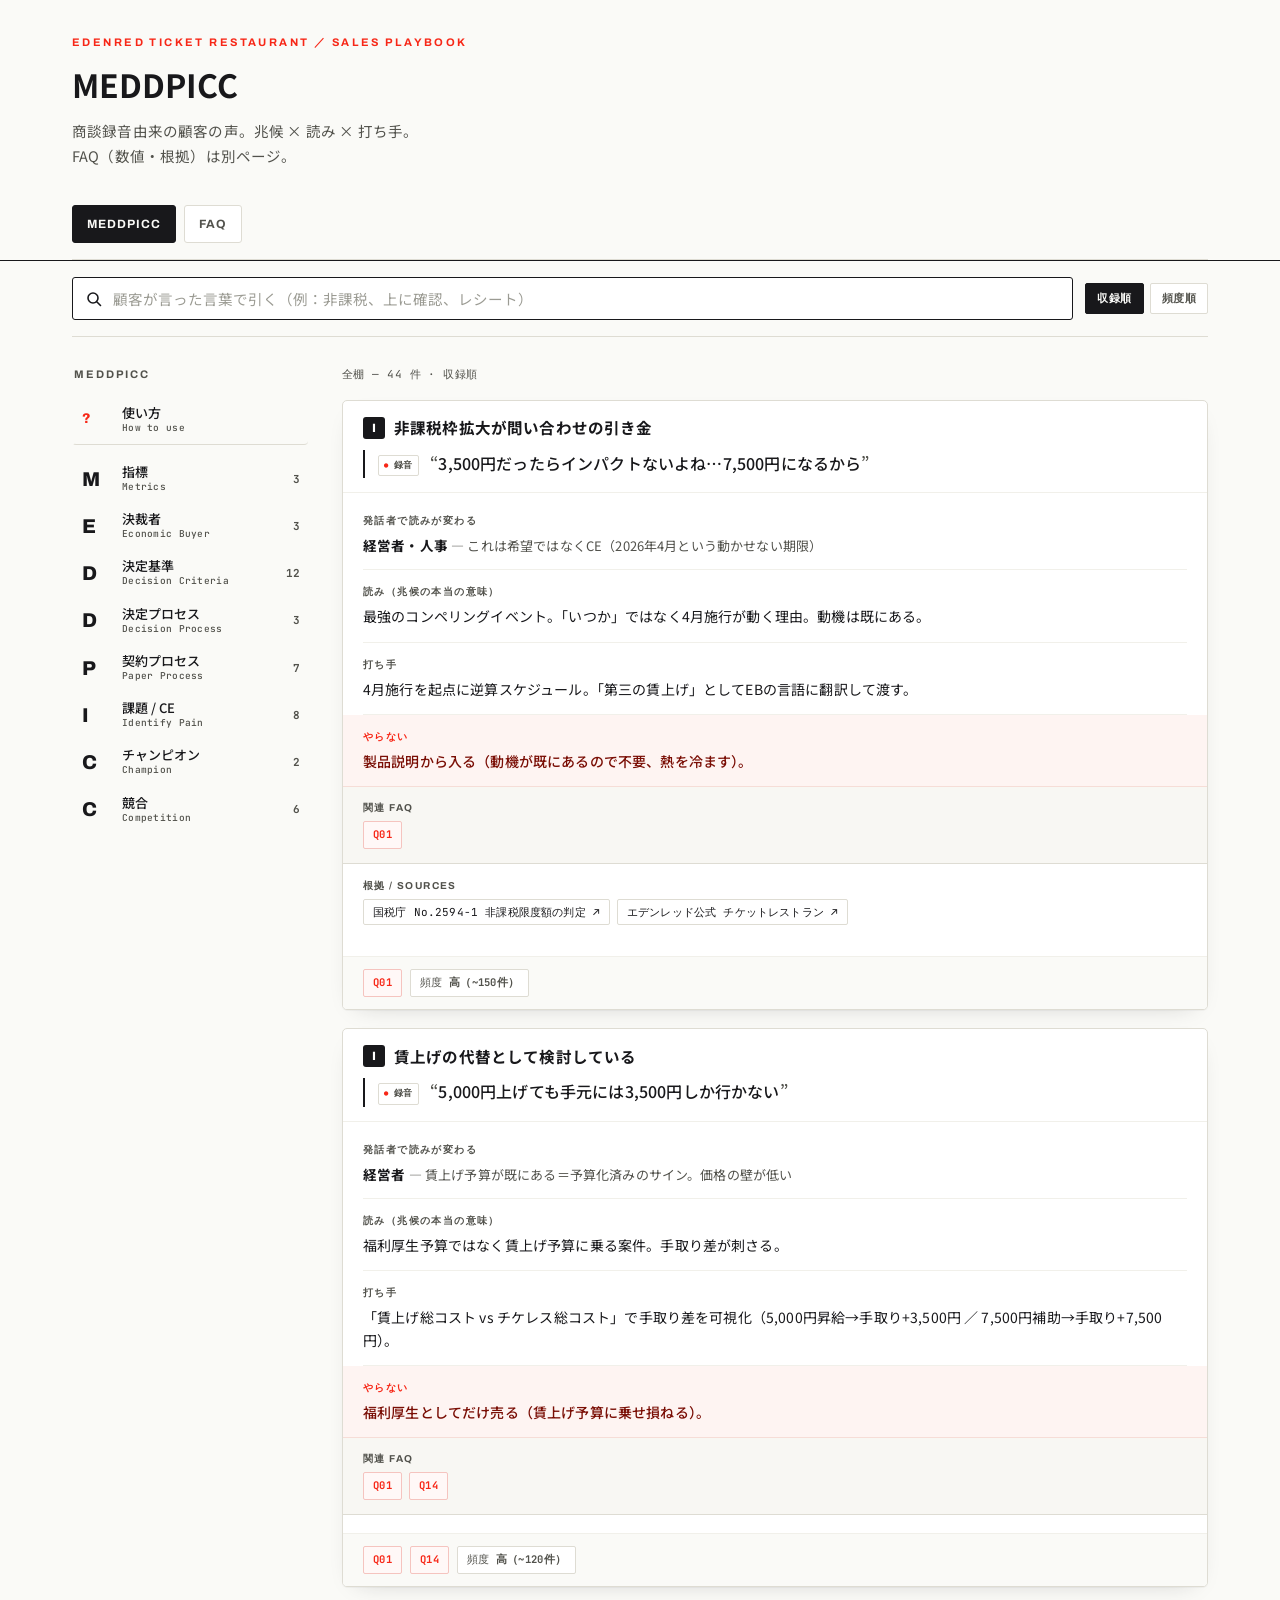
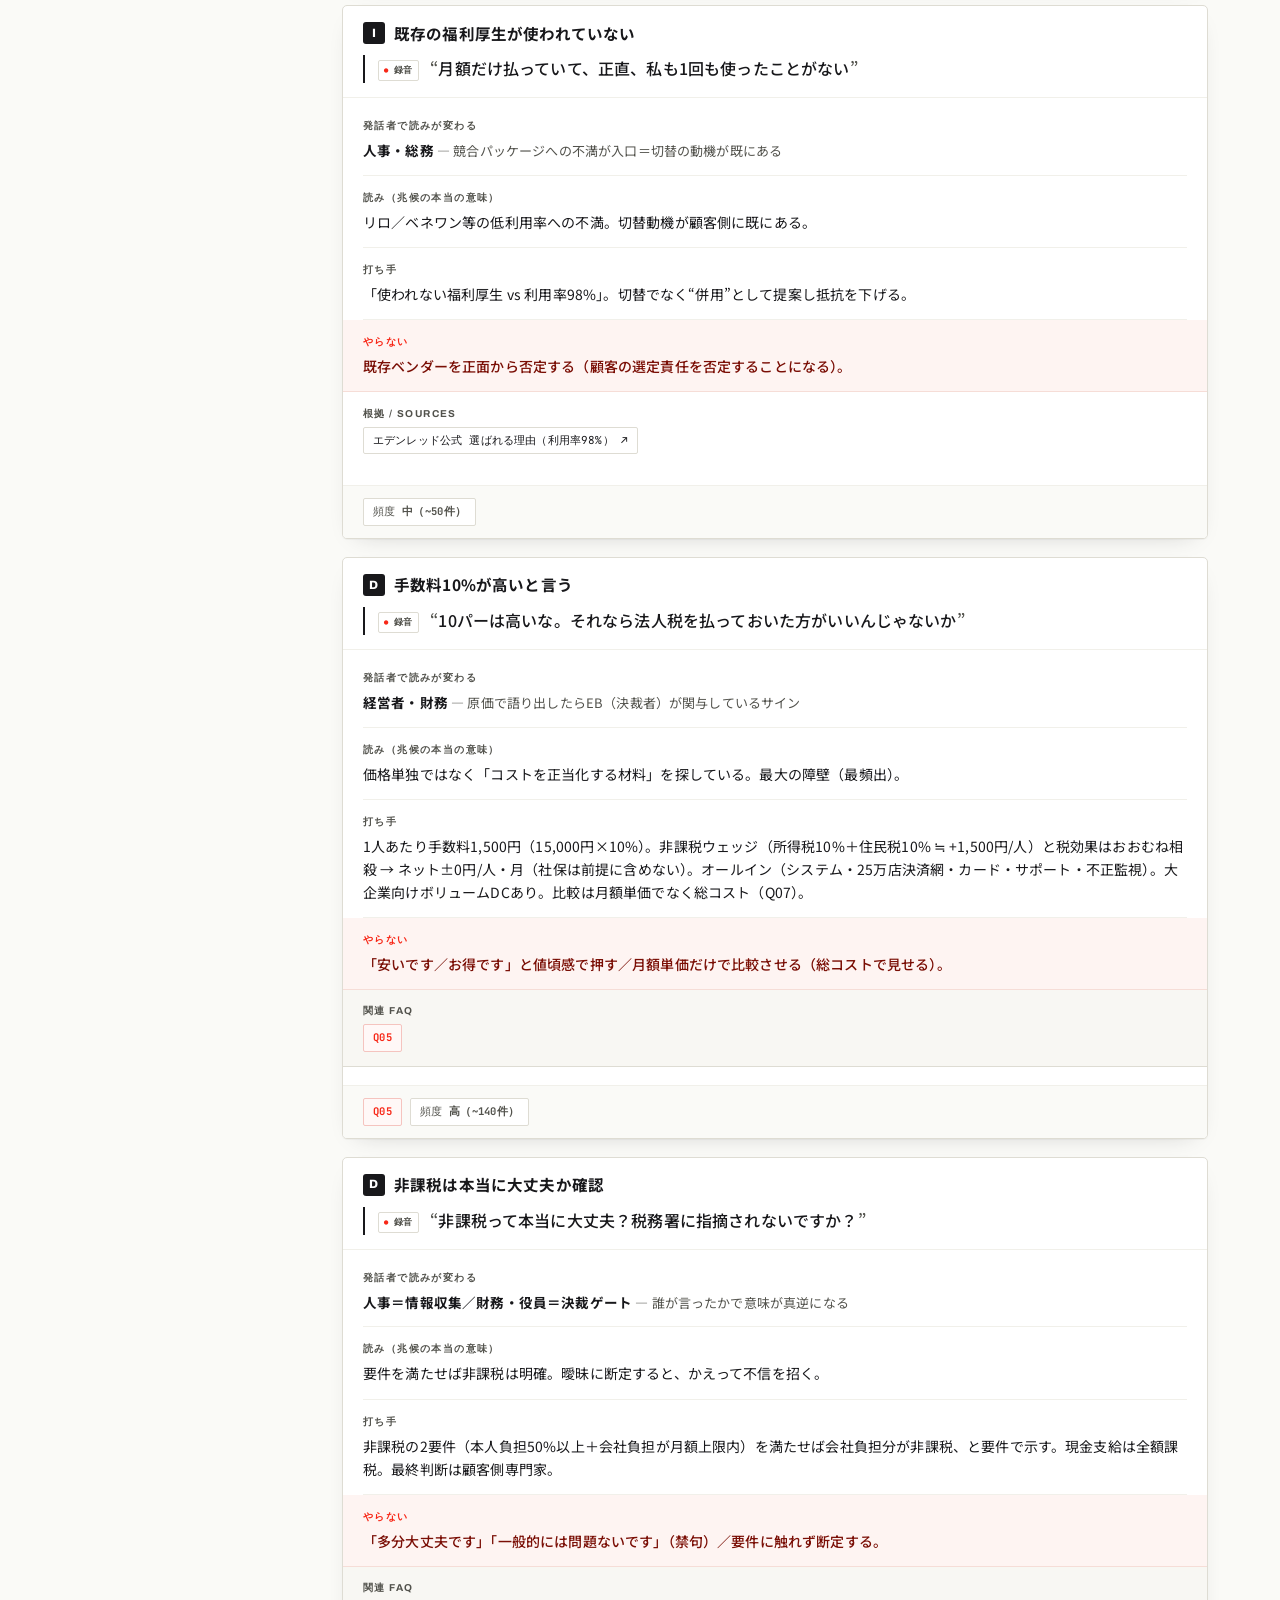
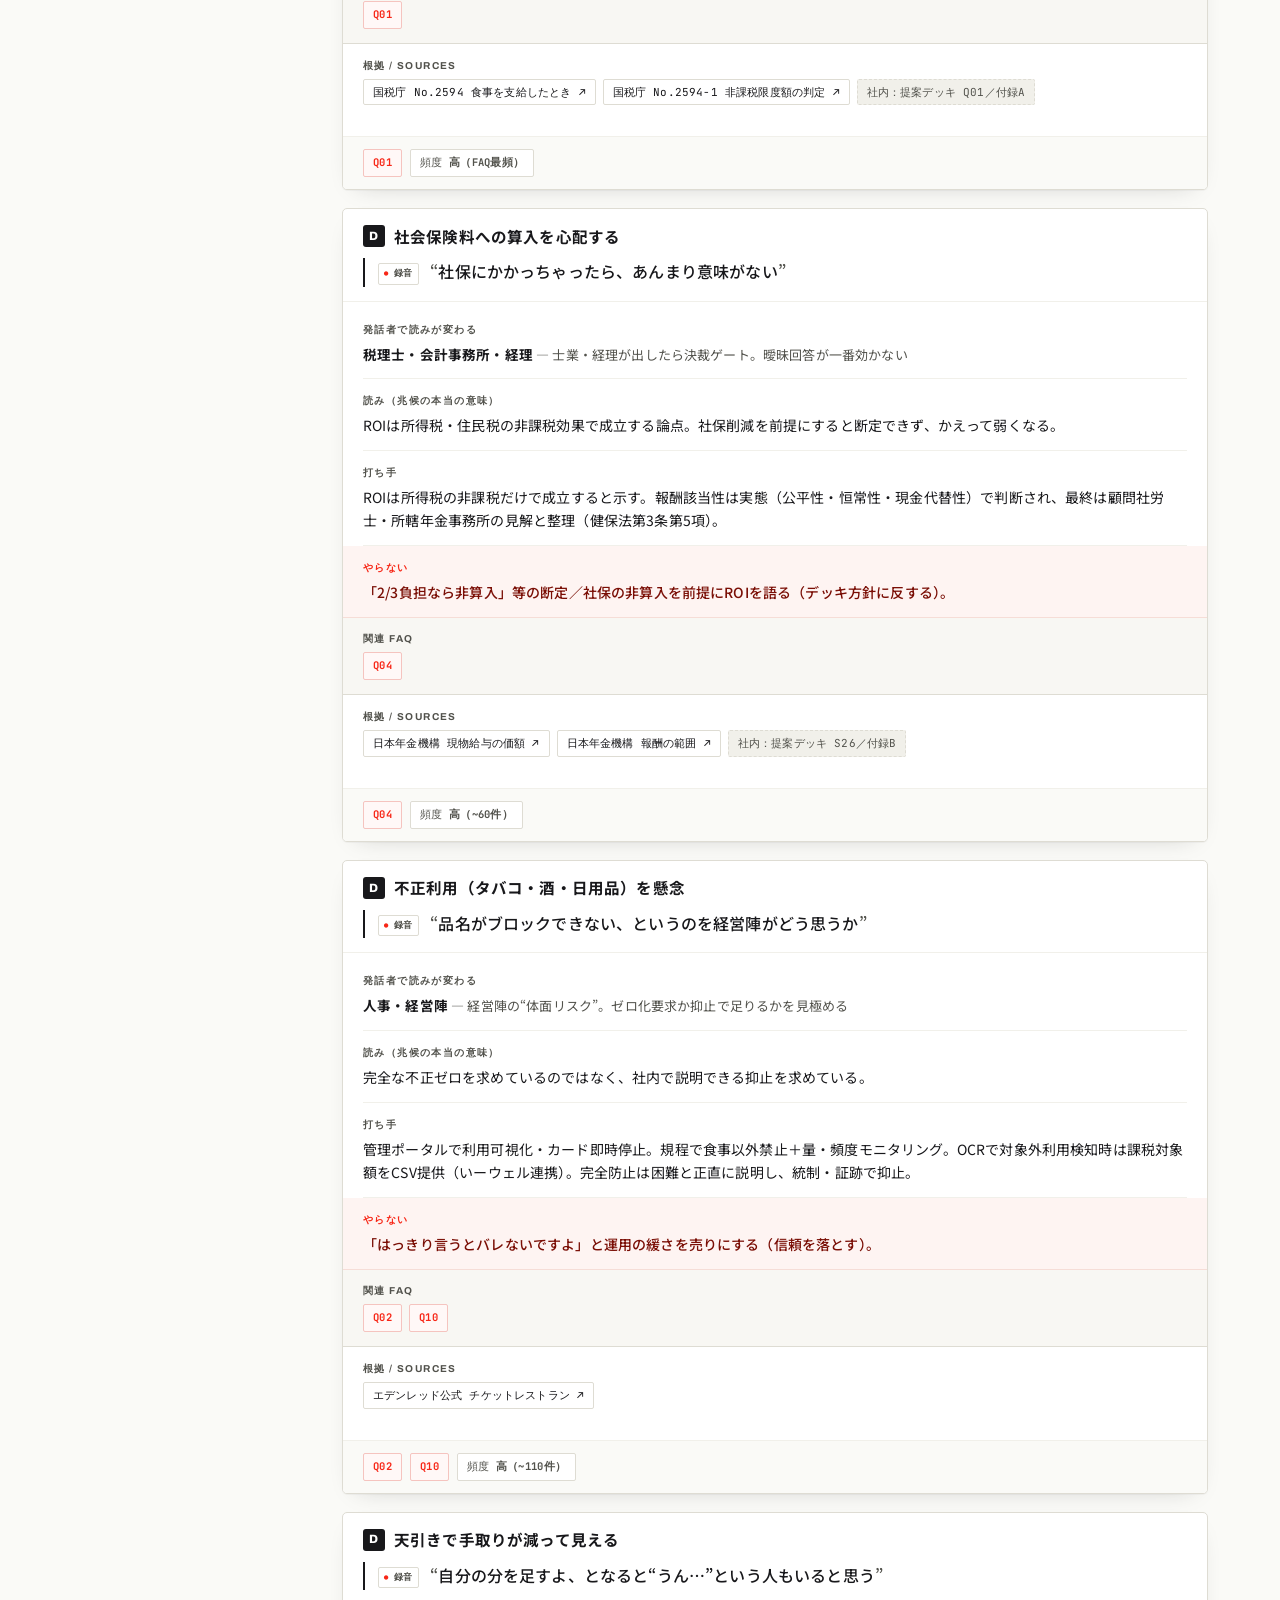
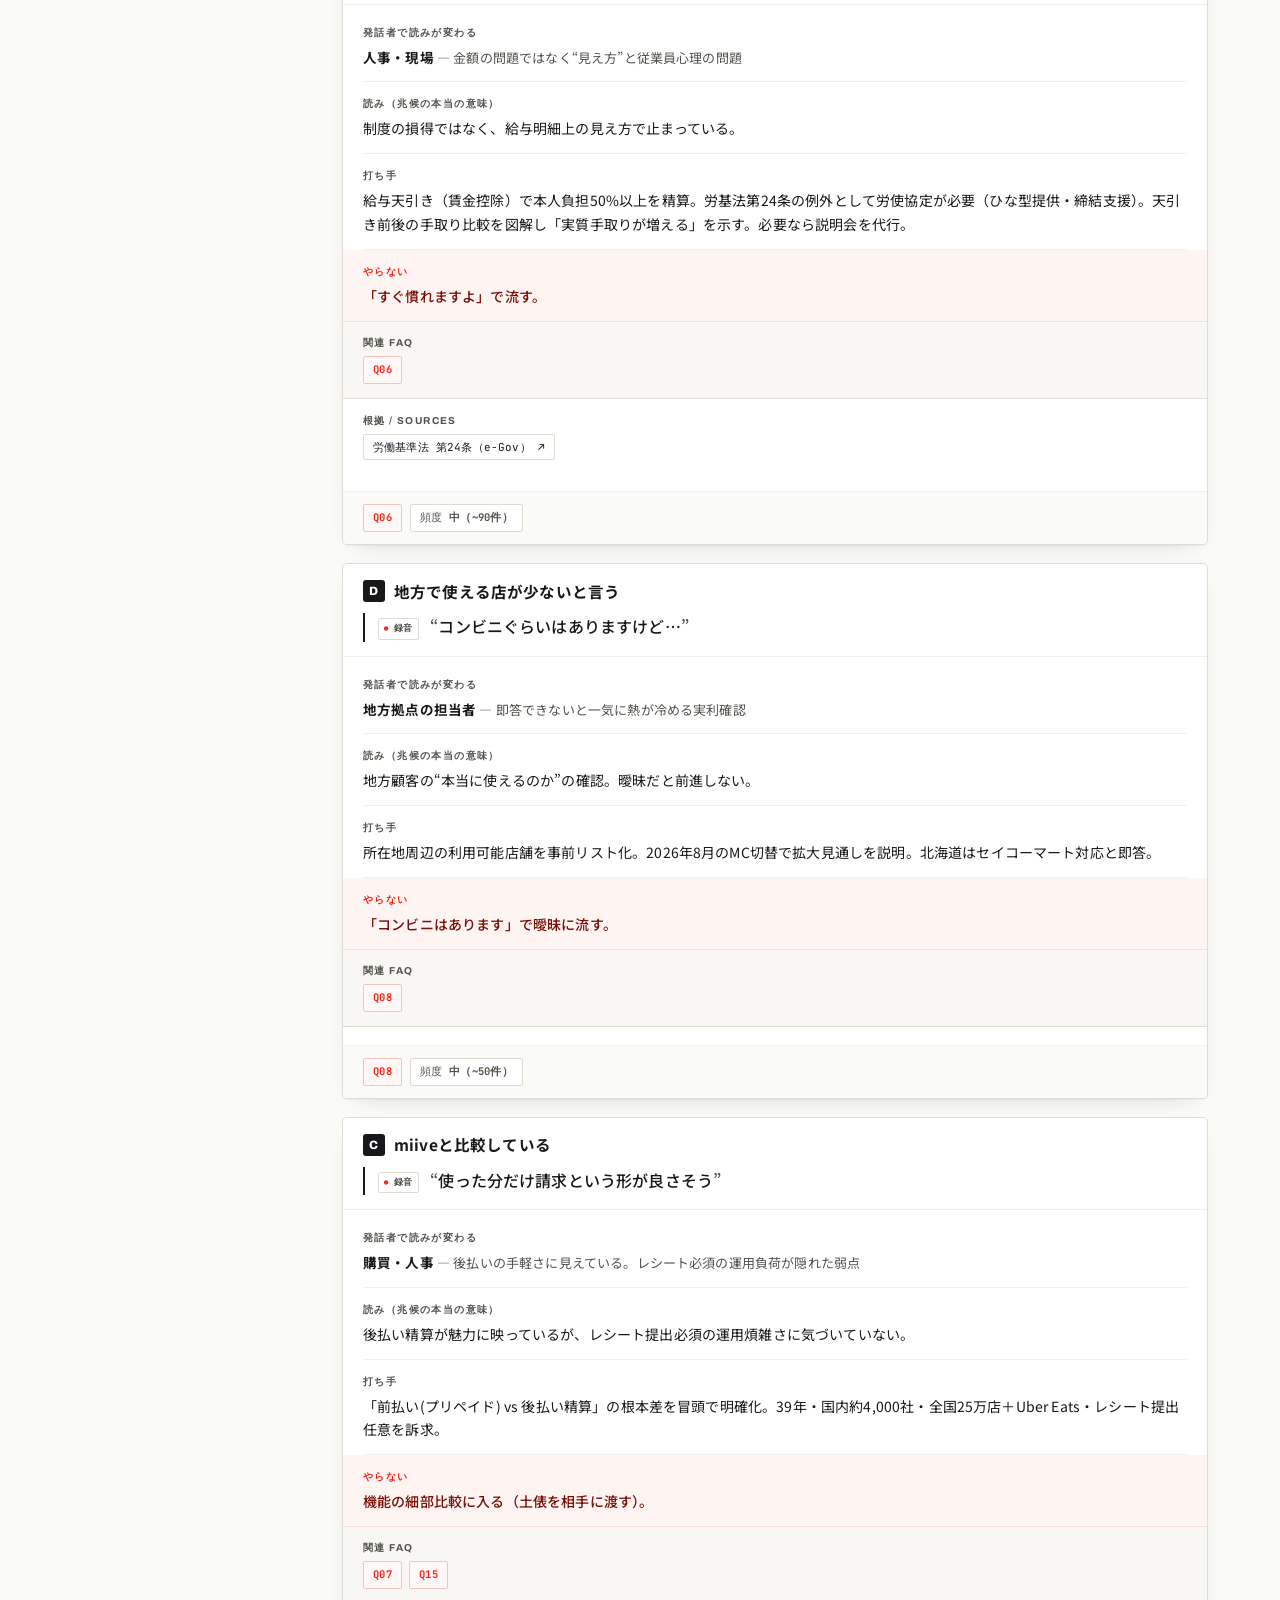
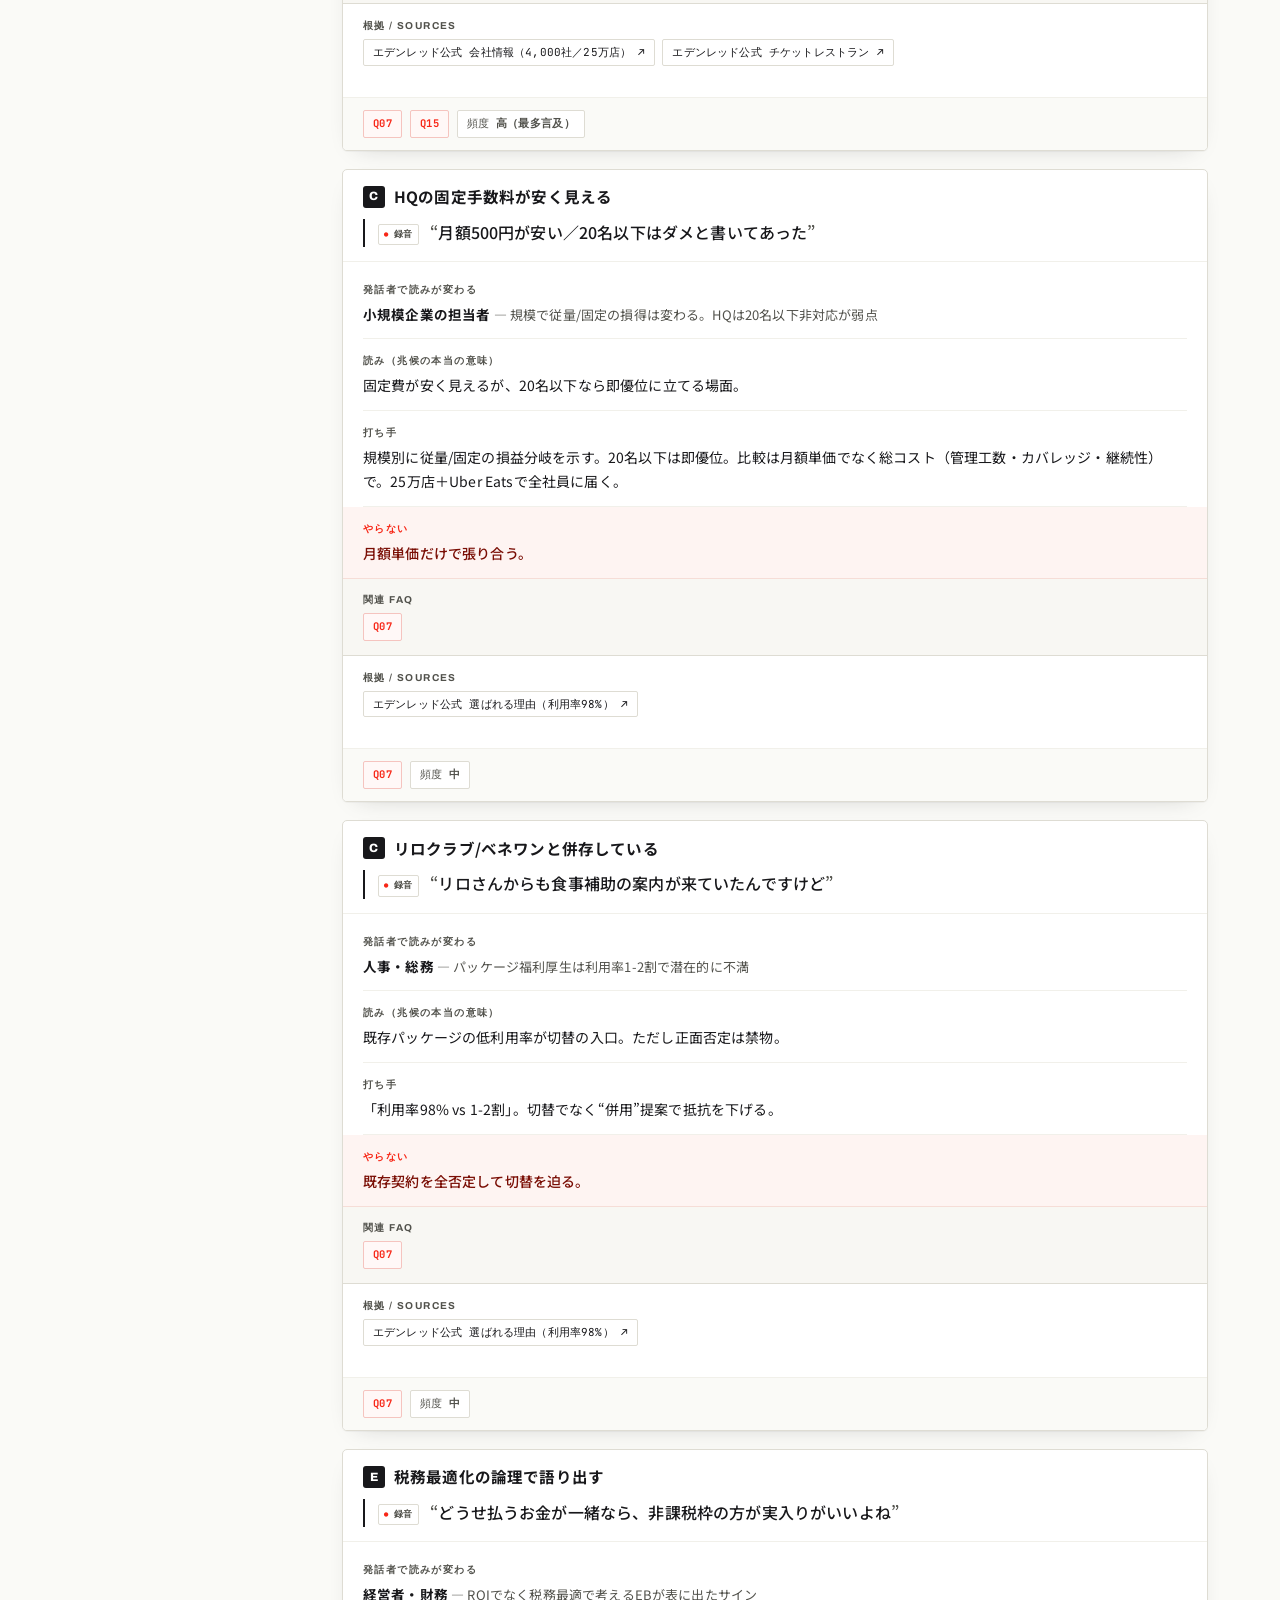
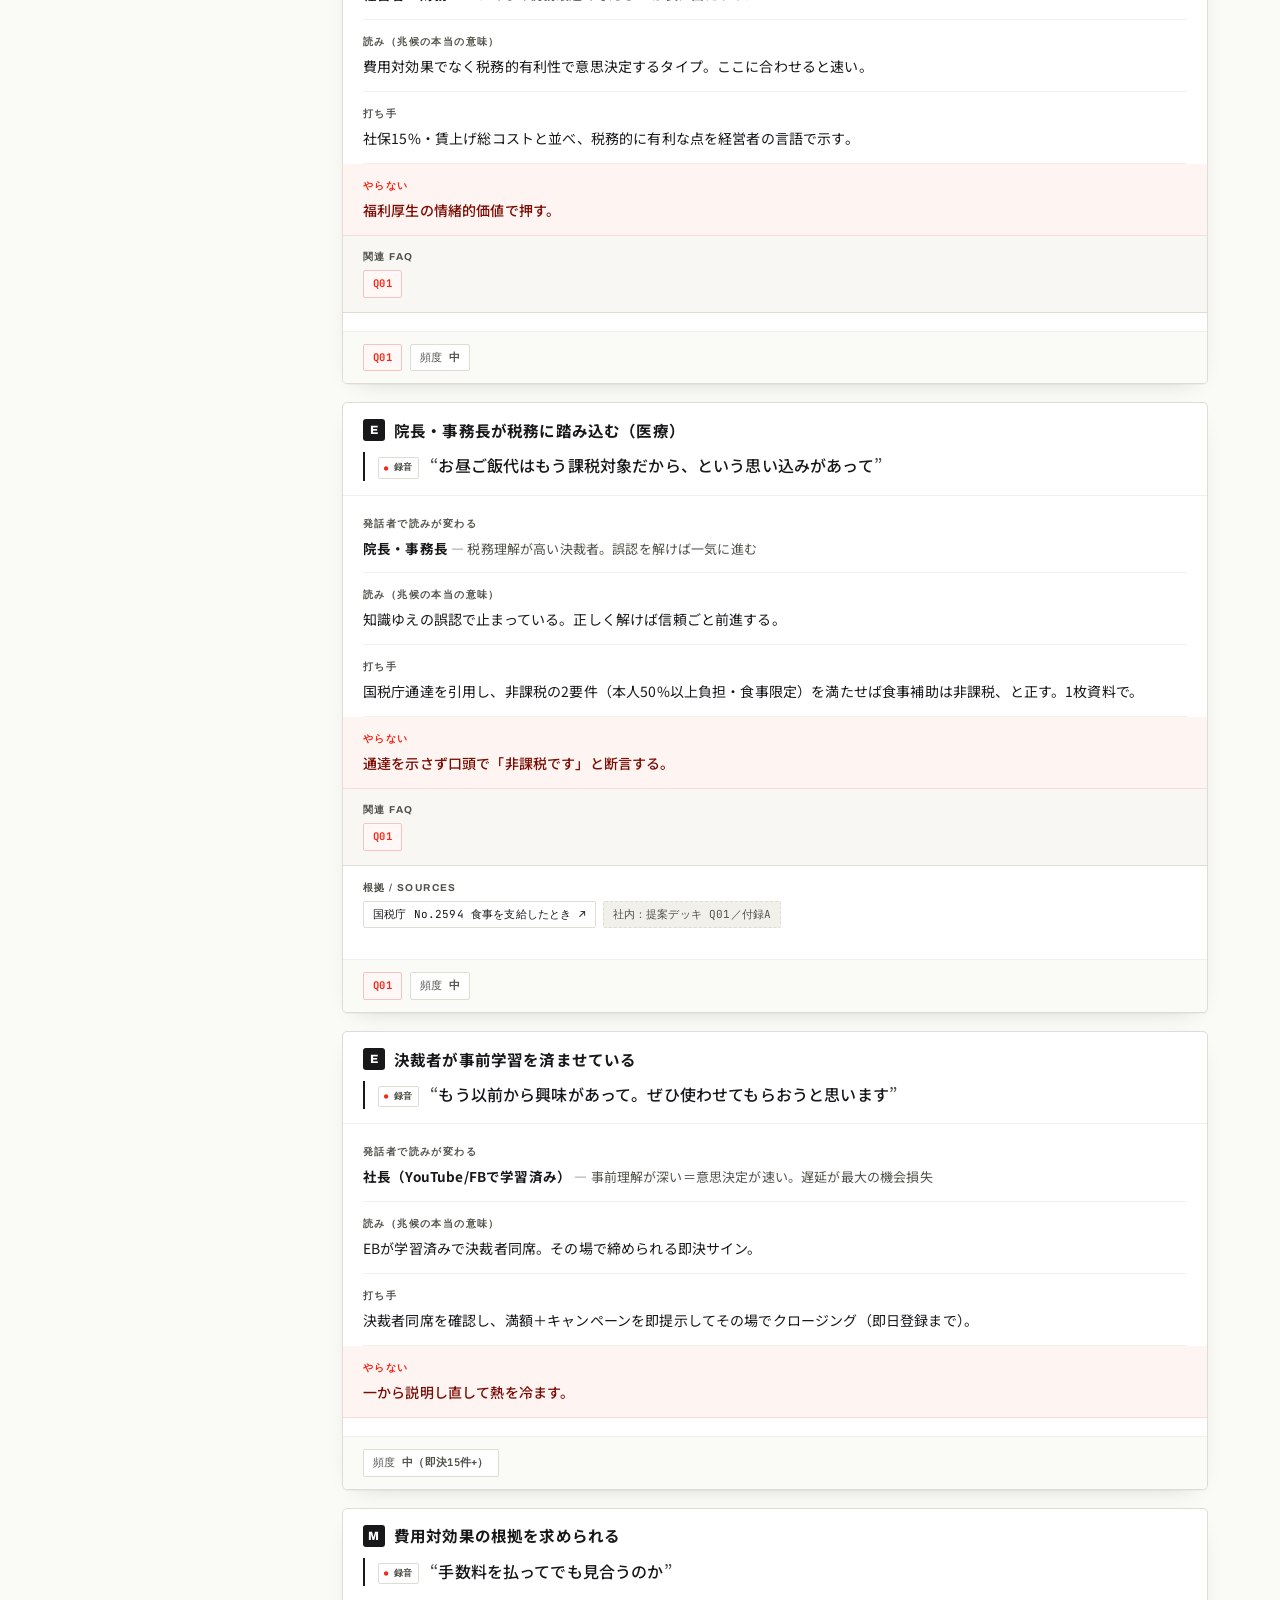
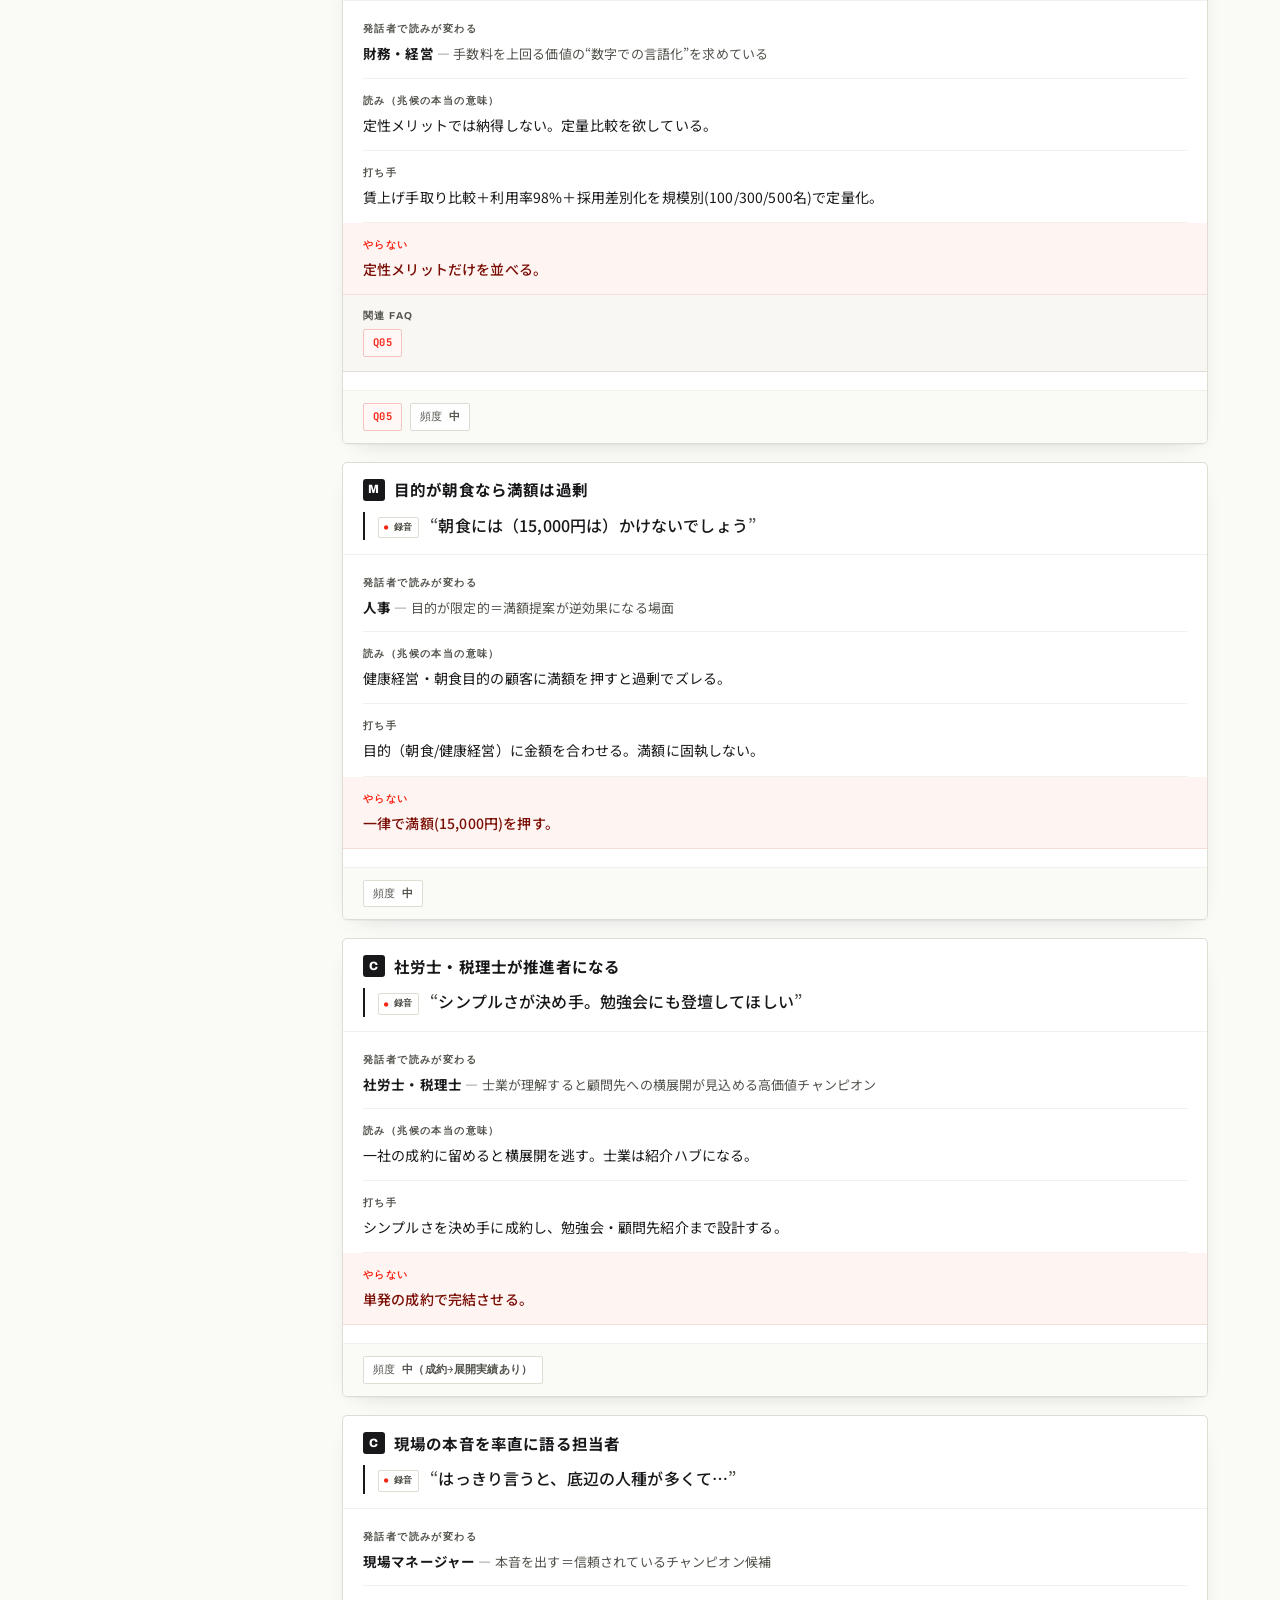
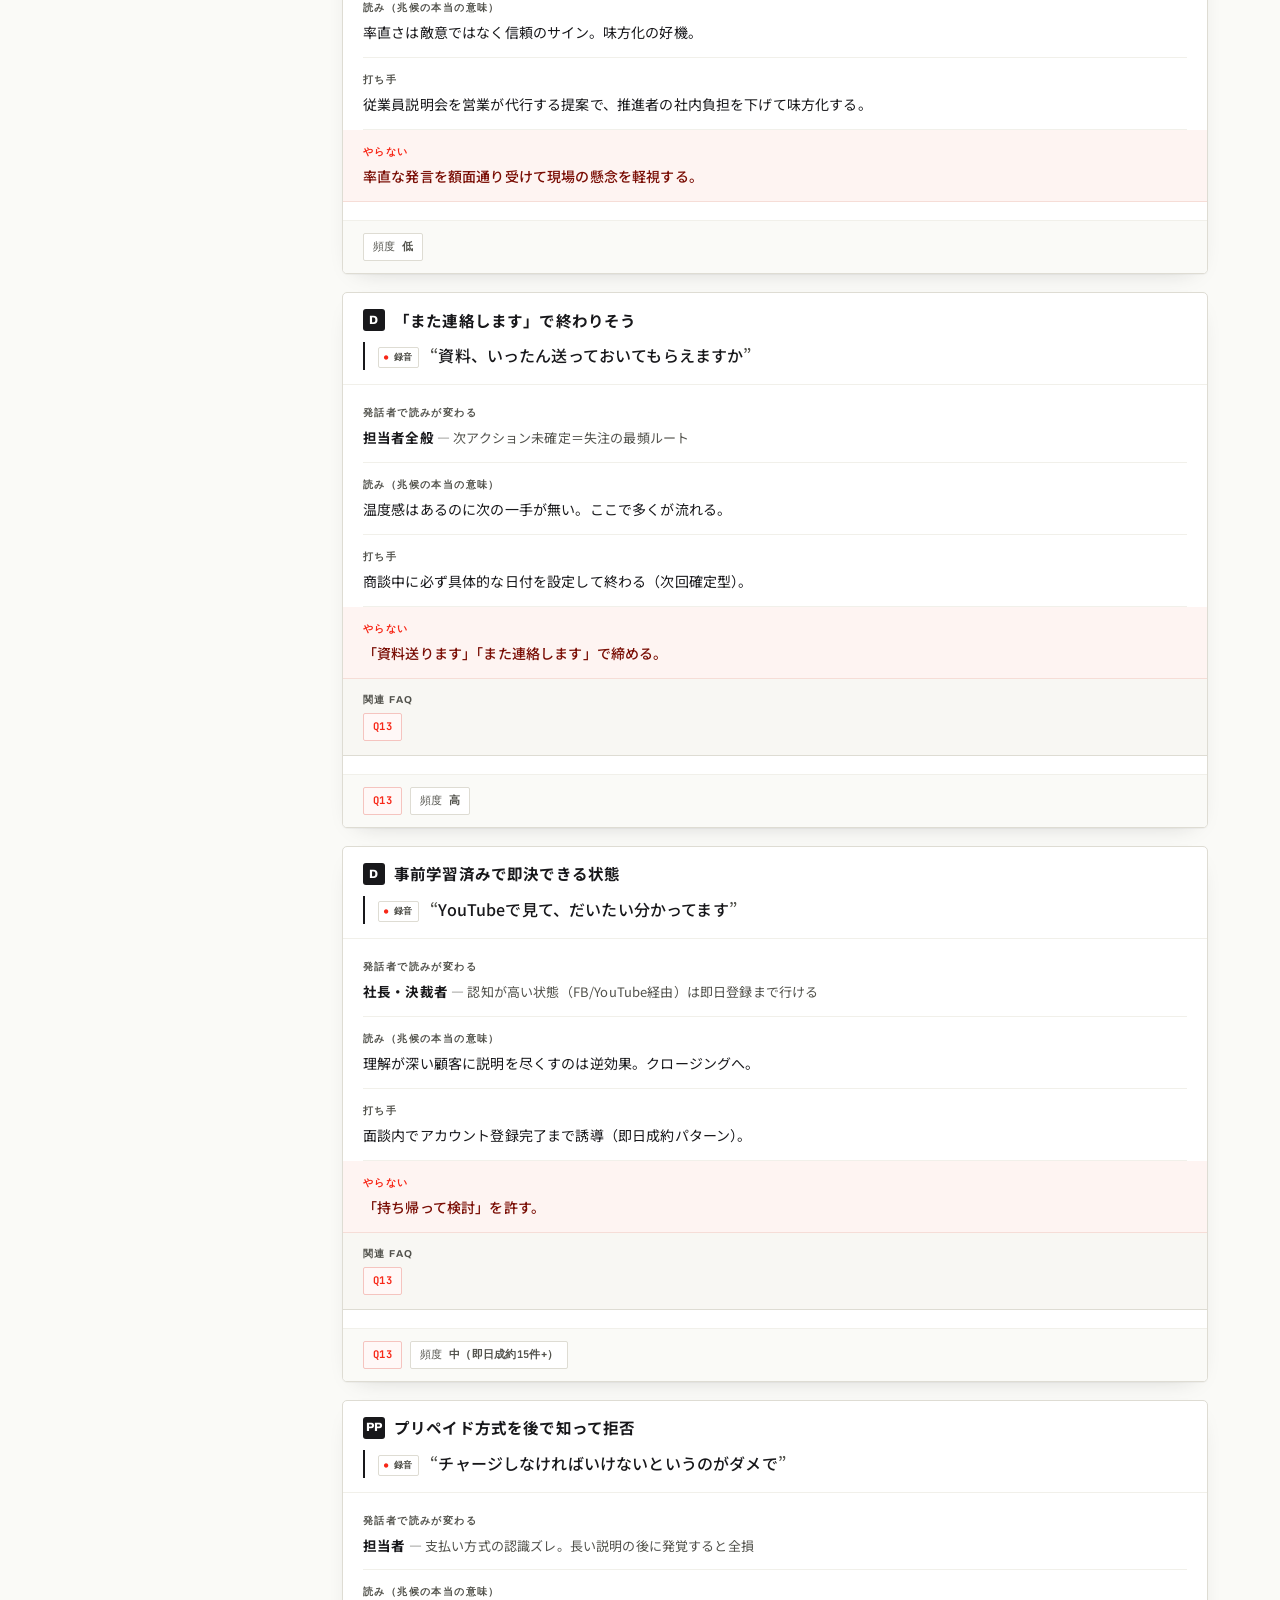
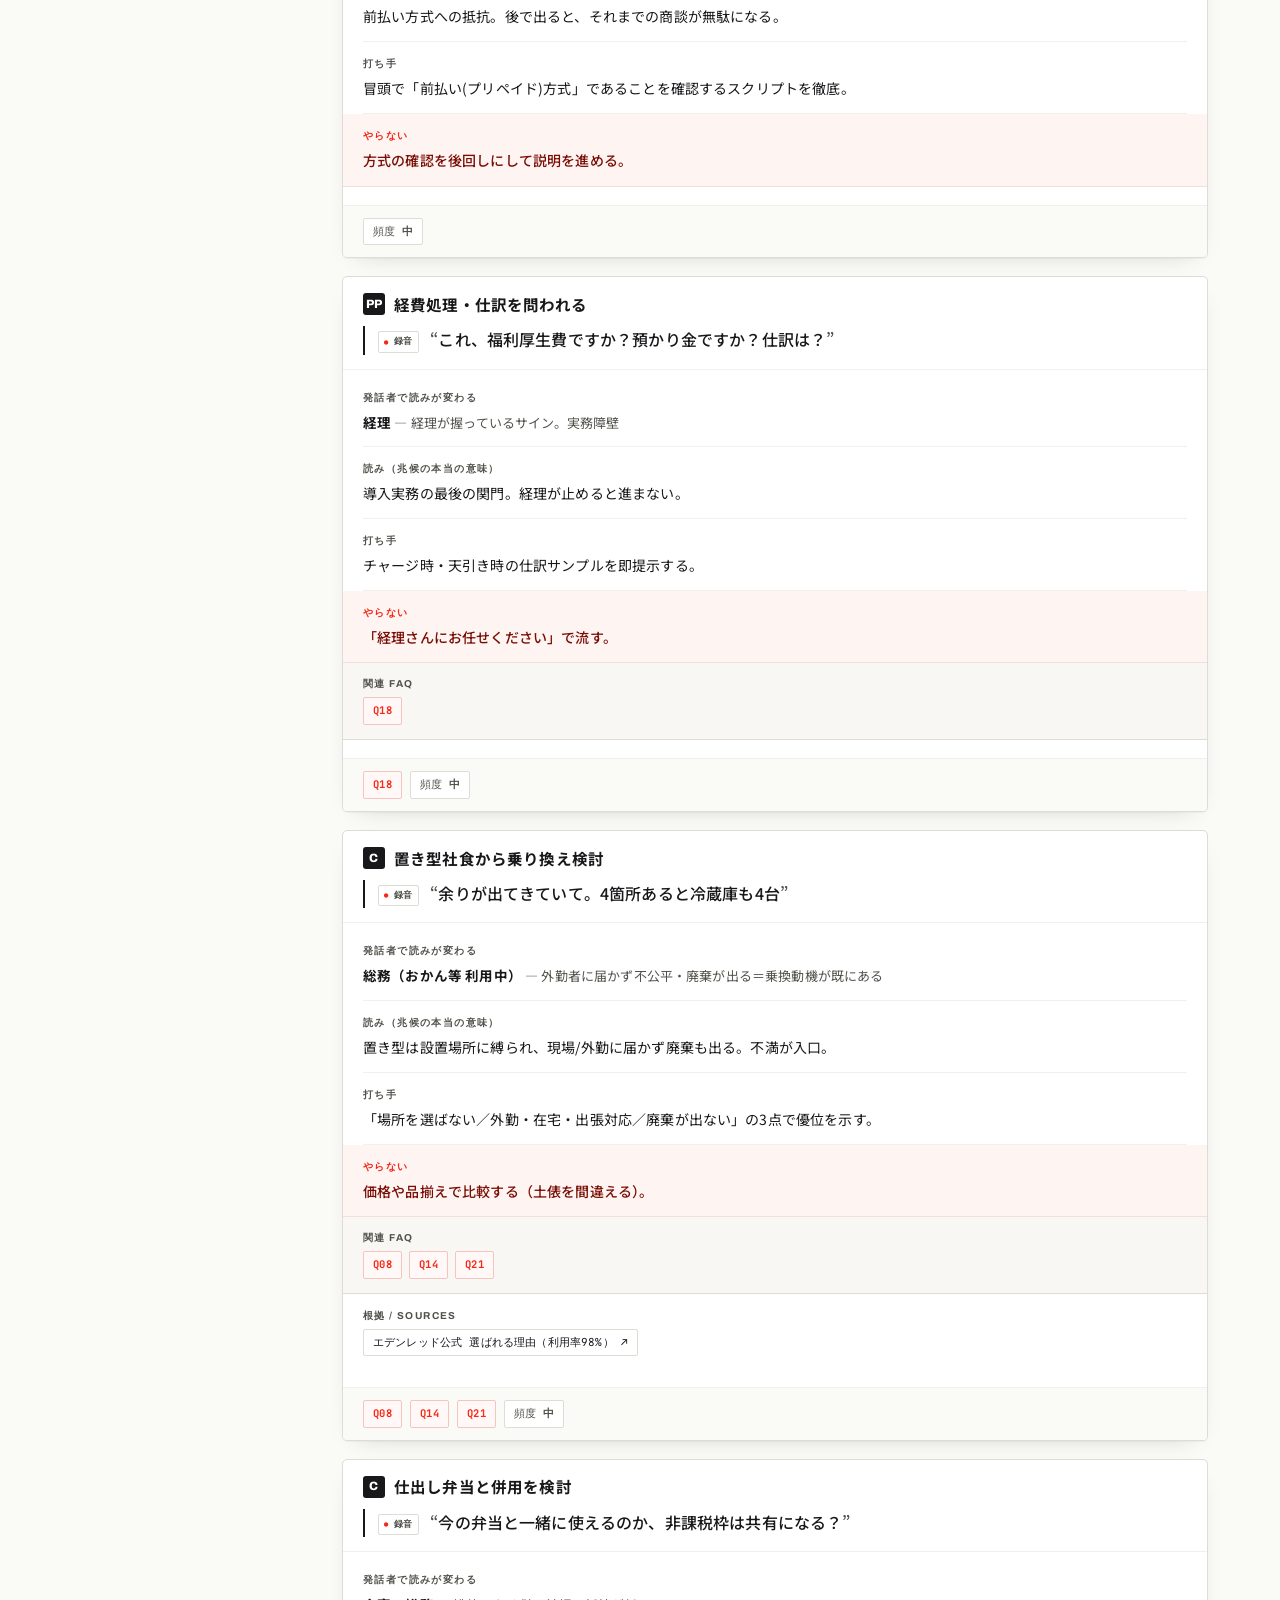
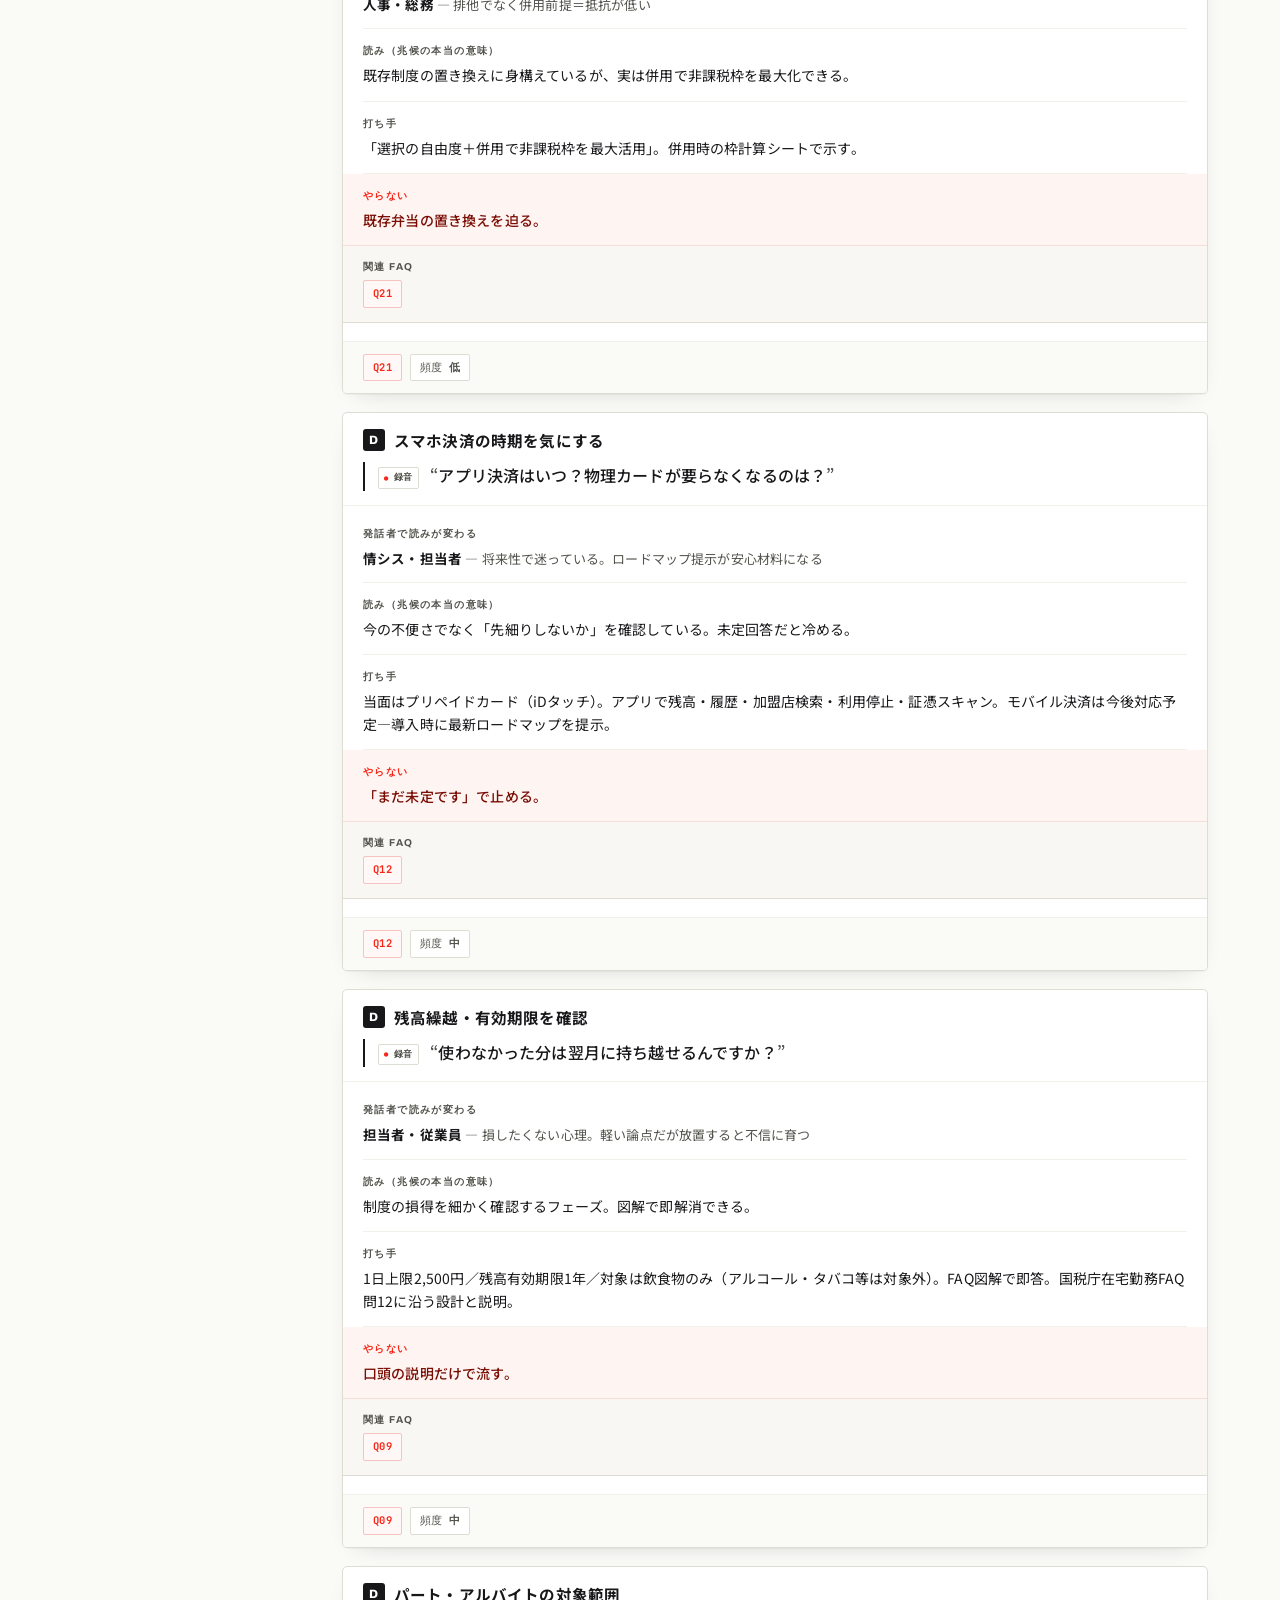
<file: public/index.html>
<!DOCTYPE html>
<html lang="ja">
<head>
<meta charset="UTF-8">
<meta name="viewport" content="width=device-width, initial-scale=1.0">
<meta name="robots" content="noindex,nofollow">
<title>MEDDPICC — TRT Sales Playbook</title>
<link rel="preconnect" href="https://fonts.googleapis.com">
<link rel="preconnect" href="https://fonts.gstatic.com" crossorigin>
<link href="https://fonts.googleapis.com/css2?family=Archivo:wght@600;700;800&family=JetBrains+Mono:wght@500;700&family=Noto+Sans+JP:wght@400;500;700&display=swap" rel="stylesheet">
<link rel="stylesheet" href="shared.css">
<style>
  :root{
    --paper:#FAFAF7;
    --paper-2:#F1F0EA;
    --ink:#18181B;
    --ink-2:#52524C;
    --hair:#DEDCD3;
    --red:#F72717;          /* Edenred — reserved for 警告/やらない */
    --maroon:#7A0E05;
    --proven:#1E5C3A;       /* 実証 */
    --hyp:#9A6B12;          /* 仮説・未検証 */
    --shadow:0 1px 0 rgba(0,0,0,.03), 0 8px 24px -16px rgba(24,24,27,.28);
  }
  *{box-sizing:border-box}
  html{-webkit-text-size-adjust:100%}
  body{
    margin:0;background:var(--paper);color:var(--ink);
    font-family:"Noto Sans JP",system-ui,sans-serif;
    font-weight:400;line-height:1.7;letter-spacing:.01em;
    -webkit-font-smoothing:antialiased;
  }
  .wrap{max-width:1180px;margin:0 auto;padding:0 22px}

  /* ---------- Header ---------- */
  header{border-bottom:1.5px solid var(--ink);background:var(--paper);position:relative}
  .eyebrow{font-family:"Archivo",sans-serif;font-weight:700;font-size:11px;letter-spacing:.22em;
    text-transform:uppercase;color:var(--red)}
  .head-grid{display:flex;justify-content:space-between;align-items:flex-end;gap:24px;
    padding:26px 0 22px;flex-wrap:wrap}
  h1{font-family:"Noto Sans JP",sans-serif;font-weight:700;font-size:clamp(22px,3.4vw,32px);
    margin:.35em 0 .15em;line-height:1.25;letter-spacing:0}
  .thesis{color:var(--ink-2);font-size:14.5px;max-width:46ch}
  .ribbon{font-family:"JetBrains Mono",monospace;font-size:10.5px;font-weight:700;
    letter-spacing:.06em;color:var(--ink-2);border:1px solid var(--hair);
    padding:5px 9px;border-radius:2px;white-space:nowrap;background:var(--paper-2)}

  /* ---------- Controls ---------- */
  .controls{display:flex;gap:12px;align-items:center;flex-wrap:wrap;
    padding:16px 0;border-bottom:1px solid var(--hair);position:sticky;top:0;z-index:20;
    background:var(--paper)}
  .search{flex:1 1 280px;display:flex;align-items:center;gap:9px;border:1.5px solid var(--ink);
    border-radius:3px;padding:9px 13px;background:#fff}
  .search svg{flex:none}
  .search input{border:0;outline:0;font-family:inherit;font-size:14.5px;width:100%;background:transparent;color:var(--ink)}
  .search input::placeholder{color:#9b9b93}
  .statusfilter{display:flex;gap:6px}
  .chip{font-family:"JetBrains Mono",monospace;font-size:11px;font-weight:700;letter-spacing:.04em;
    border:1px solid var(--hair);background:#fff;color:var(--ink-2);padding:7px 11px;border-radius:2px;
    cursor:pointer;transition:background .15s,color .15s,border-color .15s}
  .chip[aria-pressed="true"]{background:var(--ink);color:var(--paper);border-color:var(--ink)}
  .chip:focus-visible{outline:2px solid var(--red);outline-offset:2px}

  /* ---------- Layout ---------- */
  .main{display:grid;grid-template-columns:236px 1fr;gap:34px;padding:28px 0 80px}

  /* spine */
  .spine{position:sticky;top:74px;align-self:start;height:max-content}
  .spine h2{font-family:"Archivo",sans-serif;font-size:11px;font-weight:700;letter-spacing:.18em;
    text-transform:uppercase;color:var(--ink-2);margin:0 0 12px;padding-left:2px}
  .shelf{display:grid;grid-template-columns:30px 1fr auto;align-items:center;gap:10px;width:100%;
    border:0;background:transparent;text-align:left;cursor:pointer;padding:9px 8px;border-radius:4px;
    border-left:2px solid transparent;color:var(--ink);font-family:inherit;transition:background .14s}
  .shelf:hover{background:var(--paper-2)}
  .shelf[aria-pressed="true"]{background:var(--paper-2);border-left-color:var(--red)}
  .shelf:focus-visible{outline:2px solid var(--red);outline-offset:1px}
  .shelf .ltr{font-family:"Archivo",sans-serif;font-weight:800;font-size:20px;color:var(--ink);line-height:1}
  .shelf[aria-pressed="true"] .ltr{color:var(--red)}
  .shelf .nm{font-size:13px;font-weight:500;line-height:1.3}
  .shelf .nm small{display:block;font-family:"JetBrains Mono",monospace;font-size:9.5px;
    color:var(--ink-2);letter-spacing:.03em;font-weight:500}
  .shelf .ct{font-family:"JetBrains Mono",monospace;font-size:11px;font-weight:700;color:var(--ink-2)}
  .shelf.empty .ltr,.shelf.empty .nm{color:#b4b2a8}
  .shelf .ct.zero{color:#c4c2b8}

  /* cards */
  .count-line{font-family:"JetBrains Mono",monospace;font-size:11px;color:var(--ink-2);
    letter-spacing:.04em;margin:0 0 16px}
  .cards{display:grid;gap:18px}
  .card{background:#fff;border:1px solid var(--hair);border-radius:5px;box-shadow:var(--shadow);
    overflow:hidden}
  .card-top{padding:16px 20px 14px;border-bottom:1px solid var(--paper-2)}
  .scene-row{display:flex;align-items:center;gap:9px;flex-wrap:wrap;margin-bottom:11px}
  .tag-ltr{font-family:"Archivo",sans-serif;font-weight:800;font-size:12px;letter-spacing:.04em;
    color:#fff;background:var(--ink);width:22px;height:22px;display:inline-flex;align-items:center;
    justify-content:center;border-radius:3px;flex:none}
  .scene{font-weight:700;font-size:15.5px;line-height:1.35}
  .quote{display:flex;gap:11px;align-items:flex-start;border-left:2.5px solid var(--ink);
    padding:2px 0 2px 13px}
  .rec{font-family:"JetBrains Mono",monospace;font-size:9px;font-weight:700;letter-spacing:.08em;
    color:var(--ink-2);border:1px solid var(--hair);border-radius:2px;padding:2px 5px;margin-top:3px;
    white-space:nowrap;display:inline-flex;gap:5px;align-items:center}
  .rec b{color:var(--red);font-size:7px;line-height:1}
  .quote p{margin:0;font-size:16px;font-weight:500;color:var(--ink);line-height:1.45}
  .quote p::before{content:"\201C";color:var(--ink-2)}
  .quote p::after{content:"\201D";color:var(--ink-2)}

  .card-body{padding:6px 20px 18px}
  .field{padding:13px 0;border-bottom:1px solid var(--paper-2)}
  .field:last-child{border-bottom:0}
  .flabel{font-family:"Archivo",sans-serif;font-weight:700;font-size:10px;letter-spacing:.14em;
    text-transform:uppercase;color:var(--ink-2);margin-bottom:5px;display:flex;align-items:center;gap:7px}
  .field p{margin:0;font-size:14px;line-height:1.65;color:var(--ink)}
  .field.dont{background:#FEF4F2;margin:0 -20px;padding:13px 20px;border-bottom:1px solid #f6ddd7}
  .field.dont .flabel{color:var(--red)}
  .field.dont p{color:var(--maroon);font-weight:500}
  .field.speaker p{color:var(--ink-2);font-size:13px}
  .field.speaker .who{color:var(--ink);font-weight:700;font-size:13.5px}

  /* meta footer */
  .meta{display:flex;gap:8px;align-items:center;flex-wrap:wrap;padding:12px 20px;
    background:var(--paper);border-top:1px solid var(--paper-2)}
  .pill{font-family:"JetBrains Mono",monospace;font-size:10.5px;font-weight:700;letter-spacing:.03em;
    padding:4px 9px;border-radius:2px;border:1px solid var(--hair);color:var(--ink-2);background:#fff}
  .pill.proven{color:var(--proven);border-color:#bcd6c6;background:#f1f8f3}
  .pill.hyp{color:var(--hyp);border-color:#e6d3a6;background:#fbf6e9}
  .pill.freq::before{content:"頻度 ";color:var(--ink-2);font-weight:500}
  .dot{width:6px;height:6px;border-radius:50%;display:inline-block;margin-right:5px;vertical-align:middle}
  .dot.proven{background:var(--proven)}.dot.hyp{background:var(--hyp)}

  .empty-note{border:1.5px dashed var(--hair);border-radius:5px;padding:26px 22px;text-align:center;
    color:var(--ink-2);font-size:13.5px;background:transparent}
  .empty-note b{color:var(--ink);font-weight:700}

  footer{border-top:1.5px solid var(--ink);padding:22px 0;font-family:"JetBrains Mono",monospace;
    font-size:11px;color:var(--ink-2);letter-spacing:.03em;display:flex;justify-content:space-between;gap:16px;flex-wrap:wrap}

  @media (max-width:820px){
    .main{grid-template-columns:1fr;gap:18px}
    .spine{position:static;display:flex;gap:6px;overflow-x:auto;padding-bottom:6px;
      -webkit-overflow-scrolling:touch}
    .spine h2{display:none}
    .shelf{grid-template-columns:auto auto;min-width:max-content;border-left:0;border-bottom:2px solid transparent;border-radius:3px}
    .shelf .nm small,.shelf .ct{display:none}
    .shelf[aria-pressed="true"]{border-left:0;border-bottom-color:var(--red)}
    .controls{top:0}
  }
  @media (prefers-reduced-motion:reduce){*{transition:none!important}}
  .field.sources{padding-top:13px}
  .srclist{display:flex;flex-wrap:wrap;gap:7px}
  .src{font-family:"JetBrains Mono",monospace;font-size:11px;line-height:1.35;padding:5px 9px;border-radius:2px;border:1px solid var(--hair);text-decoration:none;display:inline-block}
  a.src.link{color:var(--ink);background:#fff}
  a.src.link:hover{border-color:var(--ink);background:var(--paper-2)}
  a.src.link:focus-visible{outline:2px solid var(--red);outline-offset:2px}
  .src.internal{color:var(--ink-2);background:var(--paper-2);border-style:dashed}

  /* FAQ cross-reference (links to faq.html) */
  .field.faq-xref{background:#F8F7F3;margin:0 -20px;padding:12px 20px 14px;border-bottom:1px solid var(--hair)}
  .faq-link-row{display:flex;flex-wrap:wrap;gap:7px}
  a.pill.faq-ref{text-decoration:none;color:var(--red);border-color:#f5c4bf;background:#fff8f7}
  a.pill.faq-ref:hover{border-color:var(--red);background:#fff}

  /* MEDDPICC usage guide */
  .shelf-usage{margin-bottom:10px;padding-bottom:10px;border-bottom:1px solid var(--hair)}
  .shelf-usage .ltr{font-size:14px;color:var(--red)}
  .shelf-usage[aria-pressed="true"] .ltr{color:var(--red)}
  .usage-panel{display:grid;gap:28px}
  .usage-hero{border:1px solid var(--hair);border-radius:5px;background:#fff;padding:22px 24px 20px;box-shadow:var(--shadow)}
  .usage-hero .u-kicker{font-family:"Archivo",sans-serif;font-size:10px;font-weight:700;letter-spacing:.16em;
    text-transform:uppercase;color:var(--red);margin-bottom:8px}
  .usage-hero h2{font-size:clamp(20px,2.8vw,26px);font-weight:700;line-height:1.35;margin:0 0 10px}
  .usage-hero .u-lead{margin:0;color:var(--ink-2);font-size:14.5px;line-height:1.7;max-width:62ch}
  .usage-section{border:1px solid var(--hair);border-radius:5px;background:#fff;padding:22px 24px;box-shadow:var(--shadow)}
  .usage-section .u-kicker{font-family:"Archivo",sans-serif;font-size:10px;font-weight:700;letter-spacing:.14em;
    text-transform:uppercase;color:var(--ink-2);margin-bottom:8px;display:flex;align-items:center;gap:7px}
  .usage-section .u-kicker::before{content:"";width:8px;height:8px;background:var(--red);display:inline-block;border-radius:1px}
  .usage-section h3{font-size:18px;font-weight:700;line-height:1.4;margin:0 0 10px}
  .usage-section .u-sub{margin:0 0 18px;color:var(--ink-2);font-size:14px;line-height:1.65;max-width:64ch}
  .usage-cols{display:grid;grid-template-columns:1fr 1fr;gap:16px;margin-bottom:18px}
  .usage-col{background:var(--paper-2);border-radius:4px;padding:18px 18px 14px;border:1px solid var(--hair)}
  .usage-col.shallow{opacity:.92}
  .usage-col.shallow h4{color:var(--ink-2)}
  .usage-col h4{font-size:15px;font-weight:700;margin:0 0 4px;color:var(--ink)}
  .usage-col .u-tag{font-size:12px;color:var(--ink-2);display:block;margin-bottom:12px;line-height:1.45}
  .usage-col ul{list-style:none;margin:0;padding:0}
  .usage-col li{position:relative;padding-left:14px;margin:9px 0;font-size:13.5px;line-height:1.6;color:var(--ink)}
  .usage-col li::before{content:"";position:absolute;left:0;top:.55em;width:5px;height:5px;border-radius:50%;background:var(--ink)}
  .usage-col.shallow li::before{background:var(--ink-2)}
  .usage-col strong{font-weight:700;color:var(--ink)}
  .usage-callout{background:var(--ink);color:var(--paper);border-radius:4px;padding:14px 18px;
    font-size:15px;font-weight:700;text-align:center;line-height:1.55}
  .usage-callout .u-q{color:var(--red);margin-right:4px}
  .controls.is-usage .search{opacity:.45;pointer-events:none}
  .controls.is-usage .statusfilter{opacity:.45;pointer-events:none}
  @media(max-width:820px){.usage-cols{grid-template-columns:1fr}}
</style>
</head>
<body>

<header>
  <div class="wrap">
    <div class="head-grid">
      <div>
        <span class="eyebrow">Edenred Ticket Restaurant ／ Sales Playbook</span>
        <h1>MEDDPICC</h1>
        <p class="thesis">商談録音由来の顧客の声。兆候 × 読み × 打ち手。FAQ（数値・根拠）は別ページ。</p>
      </div>
    </div>
    <nav class="site-nav" aria-label="サイト内">
      <a href="./" aria-current="page">MEDDPICC</a>
      <a href="./faq.html">FAQ</a>
    </nav>
  </div>
</header>

<div class="wrap">
  <div class="controls">
    <label class="search">
      <svg width="16" height="16" viewBox="0 0 16 16" fill="none"><circle cx="7" cy="7" r="5" stroke="#18181B" stroke-width="1.6"/><path d="M11 11l3.5 3.5" stroke="#18181B" stroke-width="1.6" stroke-linecap="round"/></svg>
      <input id="q" type="search" placeholder="顧客が言った言葉で引く（例：非課税、上に確認、レシート）" autocomplete="off">
    </label>
    <div class="statusfilter" role="group" aria-label="並び替え">
      <button class="chip" id="sort-original" aria-pressed="true">収録順</button>
      <button class="chip" id="sort-freq" aria-pressed="false">頻度順</button>
    </div>
  </div>

  <div class="main">
    <nav class="spine" aria-label="MEDDPICC">
      <h2>MEDDPICC</h2>
      <div id="spine"></div>
    </nav>

    <section>
      <p class="count-line" id="countline"></p>
      <div class="usage-panel" id="usage-panel" hidden></div>
      <div class="cards" id="cards"></div>
    </section>
  </div>
</div>

<footer class="wrap" style="max-width:1180px">
  <span>第三層＝兆候 × 読み × 打ち手。左ナビ「使い方」＝MEDDPICC 補論。</span>
  <span id="meta-ver">MEDDPICC v1.0 ／ FAQ分離</span>
</footer>

<script>
const SHELVES = [
  {k:"M",  key:"M",  nm:"指標",        en:"Metrics"},
  {k:"E",  key:"E",  nm:"決裁者",      en:"Economic Buyer"},
  {k:"D",  key:"DC", nm:"決定基準",    en:"Decision Criteria"},
  {k:"D",  key:"DP", nm:"決定プロセス",en:"Decision Process"},
  {k:"P",  key:"PP", nm:"契約プロセス",en:"Paper Process"},
  {k:"I",  key:"I",  nm:"課題 / CE",   en:"Identify Pain"},
  {k:"C",  key:"CH", nm:"チャンピオン",en:"Champion"},
  {k:"C",  key:"CO", nm:"競合",        en:"Competition"},
];

let CARDS = [];
let USAGE = null;

const EMPTY_MSG = "<b>未着手（0件）</b><br>この棚は、文字起こし分析から流し込み予定です。構造はもう用意できています。";

let viewMode = "cards";    // cards | usage
let active = "ALL";        // shelf key, ALL, or USAGE
let sortMode = "original"; // original（cards.json 収録順）| freq
let query = "";

/** 商談文字起こし上の言及頻度（freq 文字列 → スコア） */
function freqScore(freq) {
  if (!freq) return 0;
  if (/最頻|最多言及|FAQ最頻/.test(freq)) return 9999;
  const n = freq.match(/~(\d+)/);
  if (n) return Number(n[1]);
  if (/^高/.test(freq) || freq === "高") return 100;
  if (/^中/.test(freq) || freq === "中") return 50;
  if (/^低/.test(freq) || freq === "低") return 10;
  return 30;
}

function sortCards(list) {
  if (sortMode === "freq") {
    return [...list].sort((a, b) => {
      const d = freqScore(b.freq) - freqScore(a.freq);
      return d !== 0 ? d : (a._idx ?? 0) - (b._idx ?? 0);
    });
  }
  // 収録順＝Claude 正本の並び（v0.8 反映時の意図順）。棚は左ナビで絞る。
  return [...list].sort((a, b) => (a._idx ?? 0) - (b._idx ?? 0));
}

const $ = s => document.querySelector(s);
const spineEl = $("#spine"), cardsEl = $("#cards"), countEl = $("#countline"), usageEl = $("#usage-panel");
const controlsEl = $(".controls");

function fmtInline(s){
  return String(s??'').split(/(\*\*[^*]+\*\*)/g).map(part=>{
    if(part.startsWith('**') && part.endsWith('**'))
      return '<strong>'+esc(part.slice(2,-2))+'</strong>';
    return esc(part);
  }).join('');
}

function renderUsage(){
  if(!USAGE) return;
  const hero = `<div class="usage-hero">
    <div class="u-kicker">Sales Methodology</div>
    <h2>${esc(USAGE.title)}<br><span style="font-size:.82em;font-weight:500;color:var(--ink-2)">── ${esc(USAGE.subtitle)}</span></h2>
    <p class="u-lead">${esc(USAGE.lead)}</p>
  </div>`;
  const sections = (USAGE.sections||[]).map(sec=>{
    const cols = (sec.columns||[]).map(col=>`
      <div class="usage-col${col.shallow?' shallow':''}">
        <h4>${esc(col.title)}</h4>
        <span class="u-tag">${esc(col.tag)}</span>
        <ul>${(col.items||[]).map(li=>`<li>${fmtInline(li)}</li>`).join('')}</ul>
      </div>`).join('');
    const callout = sec.calloutQuestion
      ? `<div class="usage-callout"><span class="u-q">自問 ──</span>${esc(sec.callout.replace(/^自問 ──\s*/, ''))}</div>`
      : `<div class="usage-callout">${fmtInline(sec.callout.replace(/次アクションの起点/, '**次アクションの起点**'))}</div>`;
    return `<div class="usage-section">
      <div class="u-kicker">${esc(sec.kicker)}</div>
      <h3>${esc(sec.title)}</h3>
      <p class="u-sub">${esc(sec.sub)}</p>
      <div class="usage-cols">${cols}</div>
      ${callout}
    </div>`;
  }).join('');
  usageEl.innerHTML = hero + sections;
}

function renderSpine(){
  spineEl.innerHTML = "";
  const ub = document.createElement("button");
  ub.className = "shelf shelf-usage";
  ub.setAttribute("aria-pressed", viewMode === "usage");
  ub.innerHTML = `<span class="ltr">?</span>
    <span class="nm">使い方<small>How to use</small></span>
    <span class="ct"></span>`;
  ub.onclick = ()=>{
    if(viewMode === "usage"){ viewMode = "cards"; active = active === "USAGE" ? "ALL" : active; }
    else { viewMode = "usage"; active = "USAGE"; }
    render();
  };
  spineEl.appendChild(ub);

  SHELVES.forEach(s=>{
    const n = CARDS.filter(c=>c.shelf===s.key).length;
    const b = document.createElement("button");
    b.className = "shelf" + (n===0 ? " empty":"");
    b.setAttribute("aria-pressed", viewMode==="cards" && active===s.key);
    b.innerHTML = `<span class="ltr">${s.k}</span>
      <span class="nm">${s.nm}<small>${s.en}</small></span>
      <span class="ct ${n===0?"zero":""}">${n}</span>`;
    b.onclick = ()=>{
      viewMode = "cards";
      active = (active===s.key ? "ALL" : s.key);
      render();
    };
    spineEl.appendChild(b);
  });
}

function esc(s){ return String(s??'').replace(/&/g,'&amp;').replace(/</g,'&lt;').replace(/>/g,'&gt;'); }

function faqLinkHTML(c){
  if(!c.faqIds?.length) return '';
  const links = c.faqIds.map(id=>
    `<a class="pill faq-ref" href="./faq.html#${esc(id)}">${esc(id)}</a>`
  ).join('');
  return `<div class="field faq-xref">
    <div class="flabel">関連 FAQ</div>
    <div class="faq-link-row">${links}</div>
  </div>`;
}

function cardHTML(c, rank){
  const letter = c.shelf==="DC"||c.shelf==="DP" ? "D" :
                 c.shelf==="CH"||c.shelf==="CO" ? "C" :
                 c.shelf;
  const rankBadge = rank != null
    ? `<span class="pill freq" title="FAQ頻度順">#${rank}</span>`
    : "";
  const srcBlock = (c.sources && c.sources.length) ? `<div class="field sources">
        <div class="flabel">根拠 / SOURCES</div>
        <div class="srclist">${c.sources.map(s => s.url
          ? `<a class="src link" href="${s.url}" target="_blank" rel="noopener">${s.label} ↗</a>`
          : `<span class="src internal">${s.label}</span>`).join("")}</div>
      </div>` : "";
  return `<article class="card" id="${esc(c.scene)}">
    <div class="card-top">
      <div class="scene-row">
        <span class="tag-ltr">${letter}</span>
        <span class="scene">${c.scene}</span>
      </div>
      <div class="quote">
        <span class="rec"><b>●</b>録音</span>
        <p>${c.quote}</p>
      </div>
    </div>
    <div class="card-body">
      ${c.speakerRead?`<div class="field speaker">
        <div class="flabel">発話者で読みが変わる</div>
        <p><span class="who">${c.speaker}</span> — ${c.speakerRead}</p>
      </div>`:""}
      <div class="field">
        <div class="flabel">読み（兆候の本当の意味）</div>
        <p>${c.read}</p>
      </div>
      <div class="field">
        <div class="flabel">打ち手</div>
        <p>${c.doIt}</p>
      </div>
      <div class="field dont">
        <div class="flabel">やらない</div>
        <p>${c.dont}</p>
      </div>
      ${faqLinkHTML(c)}
      ${srcBlock}
    </div>
    <div class="meta">
      ${c.faqIds?.length?c.faqIds.map(id=>`<a class="pill faq-ref" href="./faq.html#${esc(id)}">${esc(id)}</a>`).join(''):''}
      ${rankBadge}
      <span class="pill freq">${c.freq}</span>
    </div>
  </article>`;
}

function render(){
  renderSpine();
  controlsEl.classList.toggle("is-usage", viewMode === "usage");

  if(viewMode === "usage"){
    countEl.textContent = "MEDDPICC の使い方 ── マネージャー / 営業";
    usageEl.hidden = false;
    cardsEl.hidden = true;
    renderUsage();
    return;
  }

  usageEl.hidden = true;
  cardsEl.hidden = false;

  let list = CARDS.filter(c=>{
    if(active!=="ALL" && c.shelf!==active) return false;
    if(query){
      const hay = (c.scene+c.quote+c.read+c.doIt+c.dont+c.speaker+(c.faqIds||[]).join(' ')).toLowerCase();
      if(!hay.includes(query)) return false;
    }
    return true;
  });

  list = sortCards(list);

  const shelfNm = active==="ALL" ? "全棚" :
    (()=>{const s=SHELVES.find(x=>x.key===active);return `${s.k}・${s.nm}`;})();
  const sortNm = sortMode === "freq" ? "頻度順" : "収録順";
  countEl.textContent = `${shelfNm} — ${list.length} 件 · ${sortNm}` + (query?` · 「${query}」`:"");

  if(list.length===0){
    // empty shelf vs no match
    const shelfHasNone = active!=="ALL" && CARDS.filter(c=>c.shelf===active).length===0 && !query;
    cardsEl.innerHTML = `<div class="empty-note">${shelfHasNone?EMPTY_MSG:"該当なし。検索語や絞り込みを変えてください。"}</div>`;
    return;
  }
  cardsEl.innerHTML = list.map((c, i) => cardHTML(c, sortMode === "freq" ? i + 1 : null)).join("");
}

function setSort(mode) {
  sortMode = mode;
  $("#sort-original").setAttribute("aria-pressed", mode === "original");
  $("#sort-freq").setAttribute("aria-pressed", mode === "freq");
  render();
}

$("#sort-original").onclick = ()=>setSort("original");
$("#sort-freq").onclick  = ()=>setSort("freq");

$("#q").addEventListener("input", e=>{
  if(viewMode === "usage") return;
  query = e.target.value.trim().toLowerCase();
  render();
});

async function init(){
  try {
    const [cardsRes, usageRes] = await Promise.all([
      fetch('./cards.json', { cache: 'no-cache' }),
      fetch('./usage.json', { cache: 'no-cache' }),
    ]);
    if (!cardsRes.ok) throw new Error('cards.json HTTP ' + cardsRes.status);
    if (usageRes.ok) USAGE = await usageRes.json();
    const data = await cardsRes.json();
    const raw = data.cards ?? data;
    const excluded = new Set(data.meta?.excluded ?? []);
    CARDS = raw
      .map((c, i) => ({ ...c, _idx: i }))
      .filter((c) => !c.hidden && !excluded.has(c.scene));
    const m = data.meta;
    if (m) $('#meta-ver').textContent = `MEDDPICC v${m.version} ／ ${m.updated}`;
    render();
    const hash = decodeURIComponent(location.hash.slice(1));
    if (hash) requestAnimationFrame(()=> document.getElementById(hash)?.scrollIntoView({ behavior:'smooth', block:'start' }));
  } catch (err) {
    cardsEl.innerHTML = '<div class="empty-note"><b>cards.json の読み込みに失敗しました</b><br>' + err.message + '</div>';
  }
}

init();
</script>
</body>
</html>
</file>
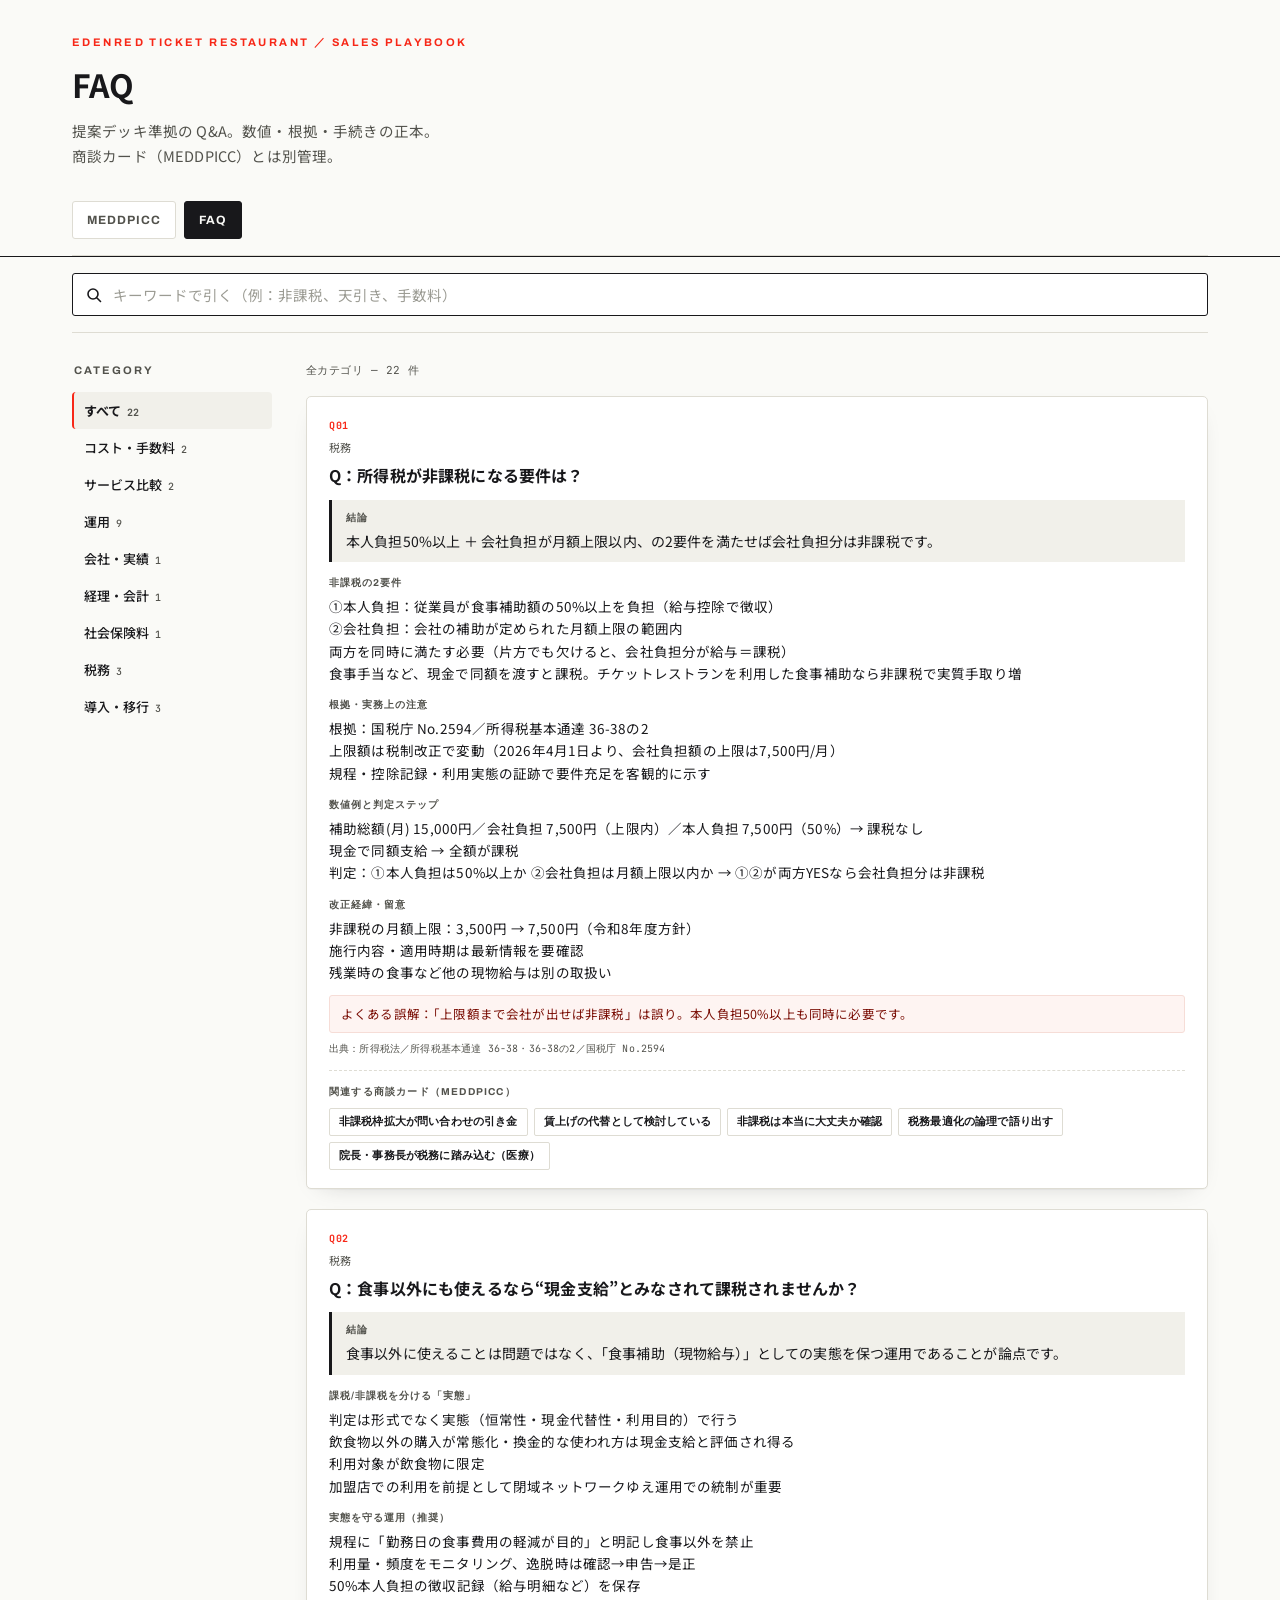
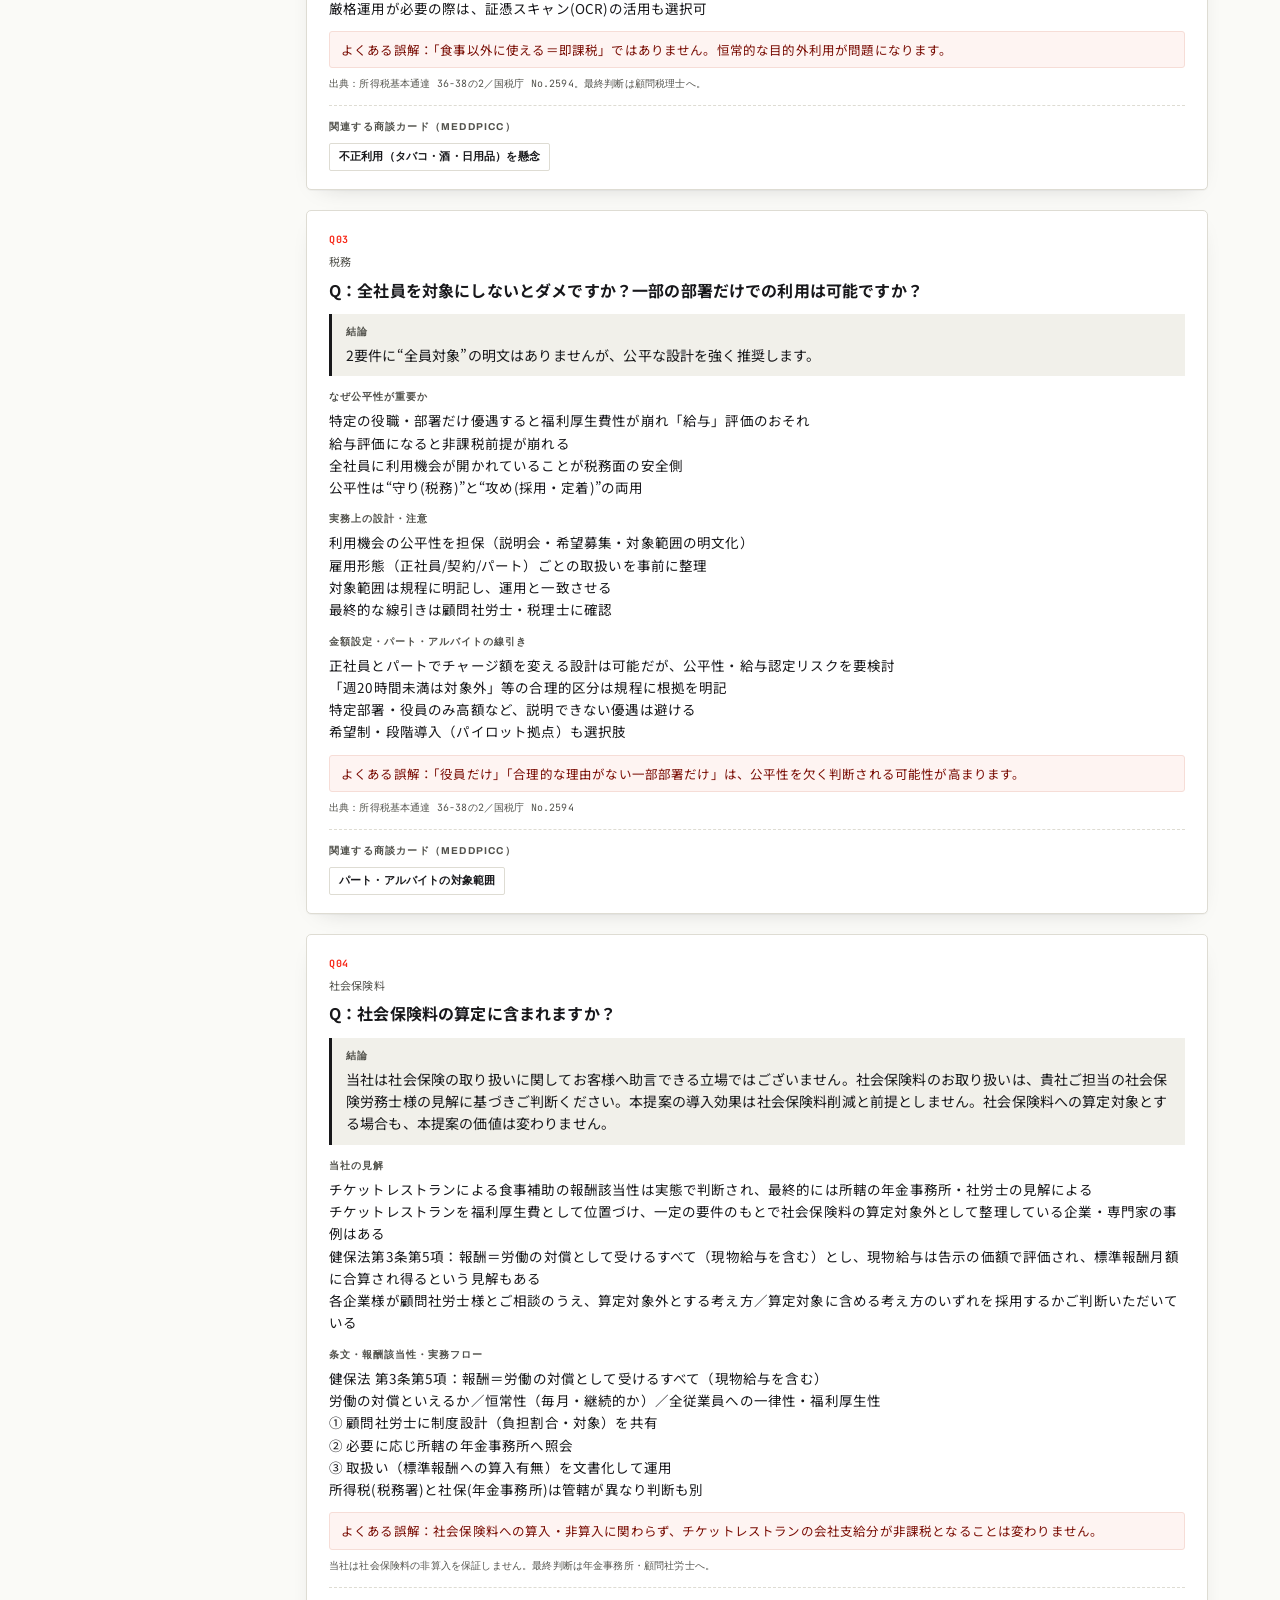
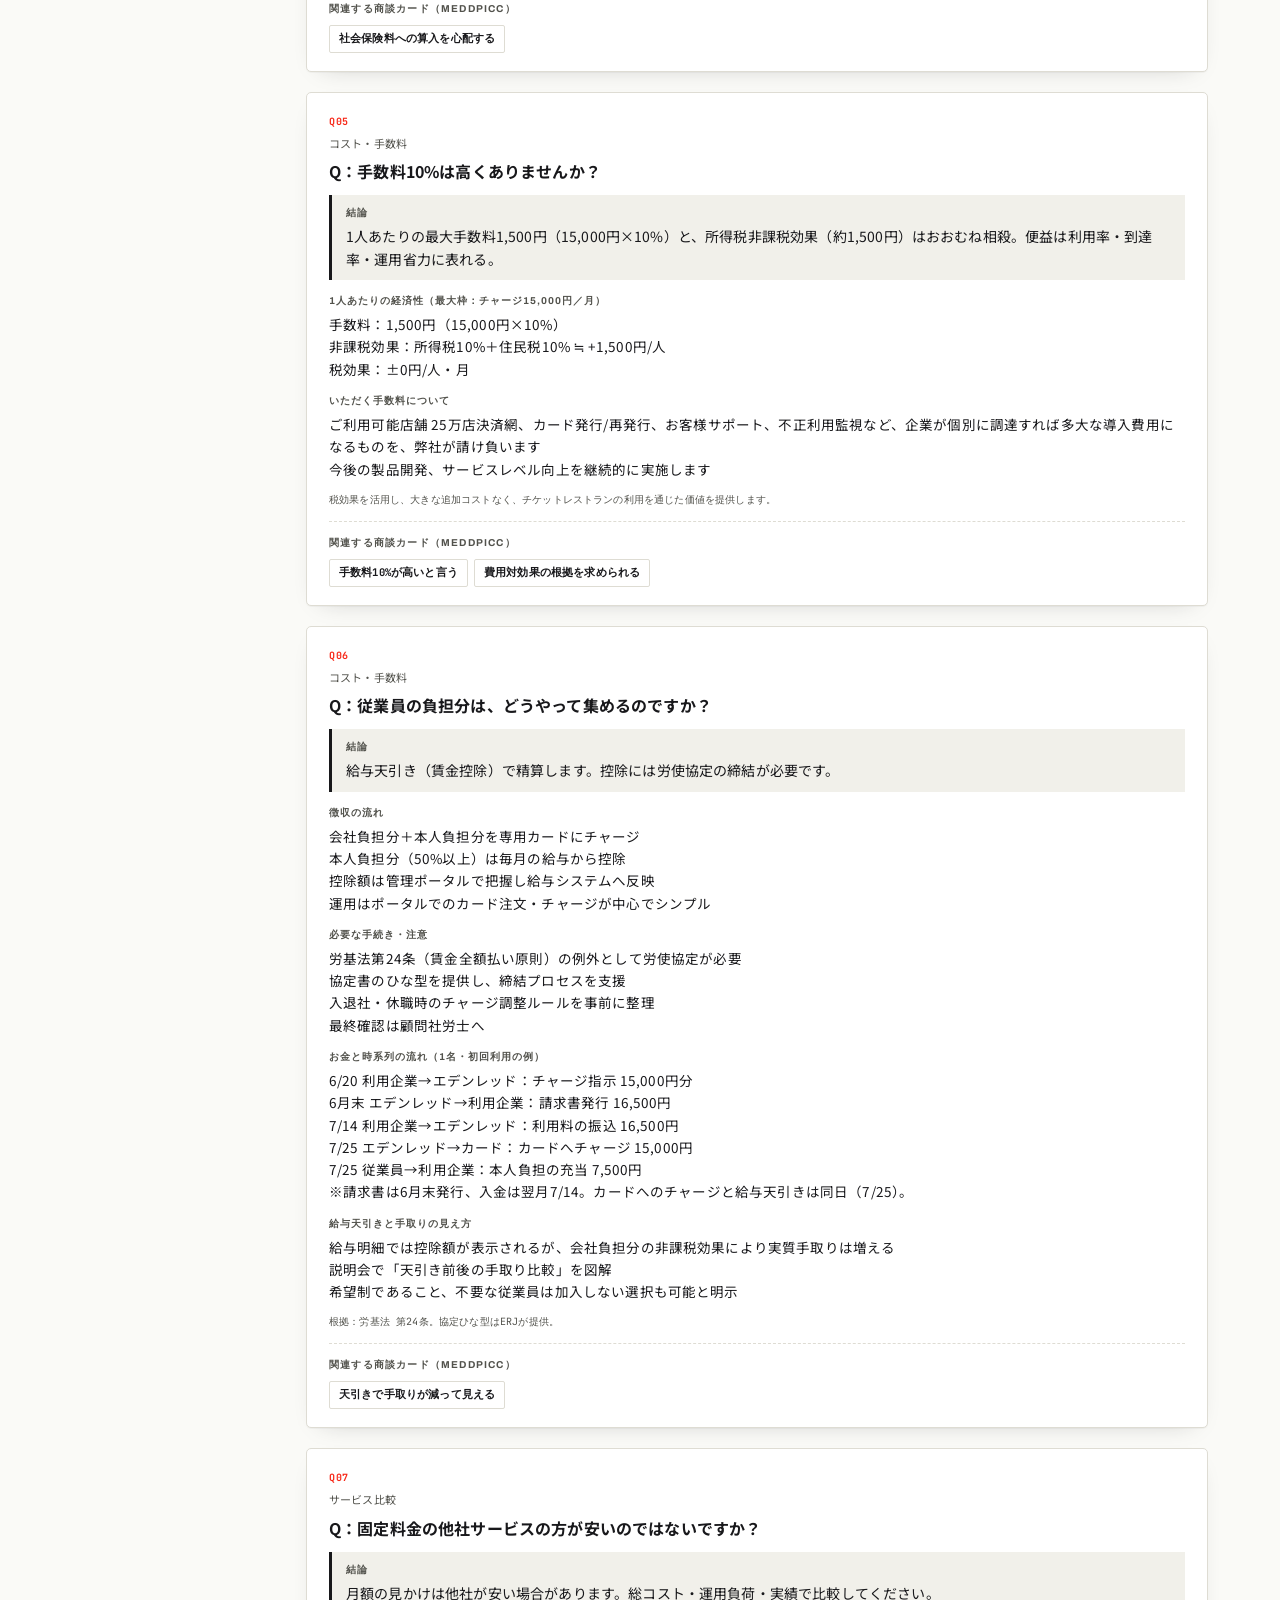
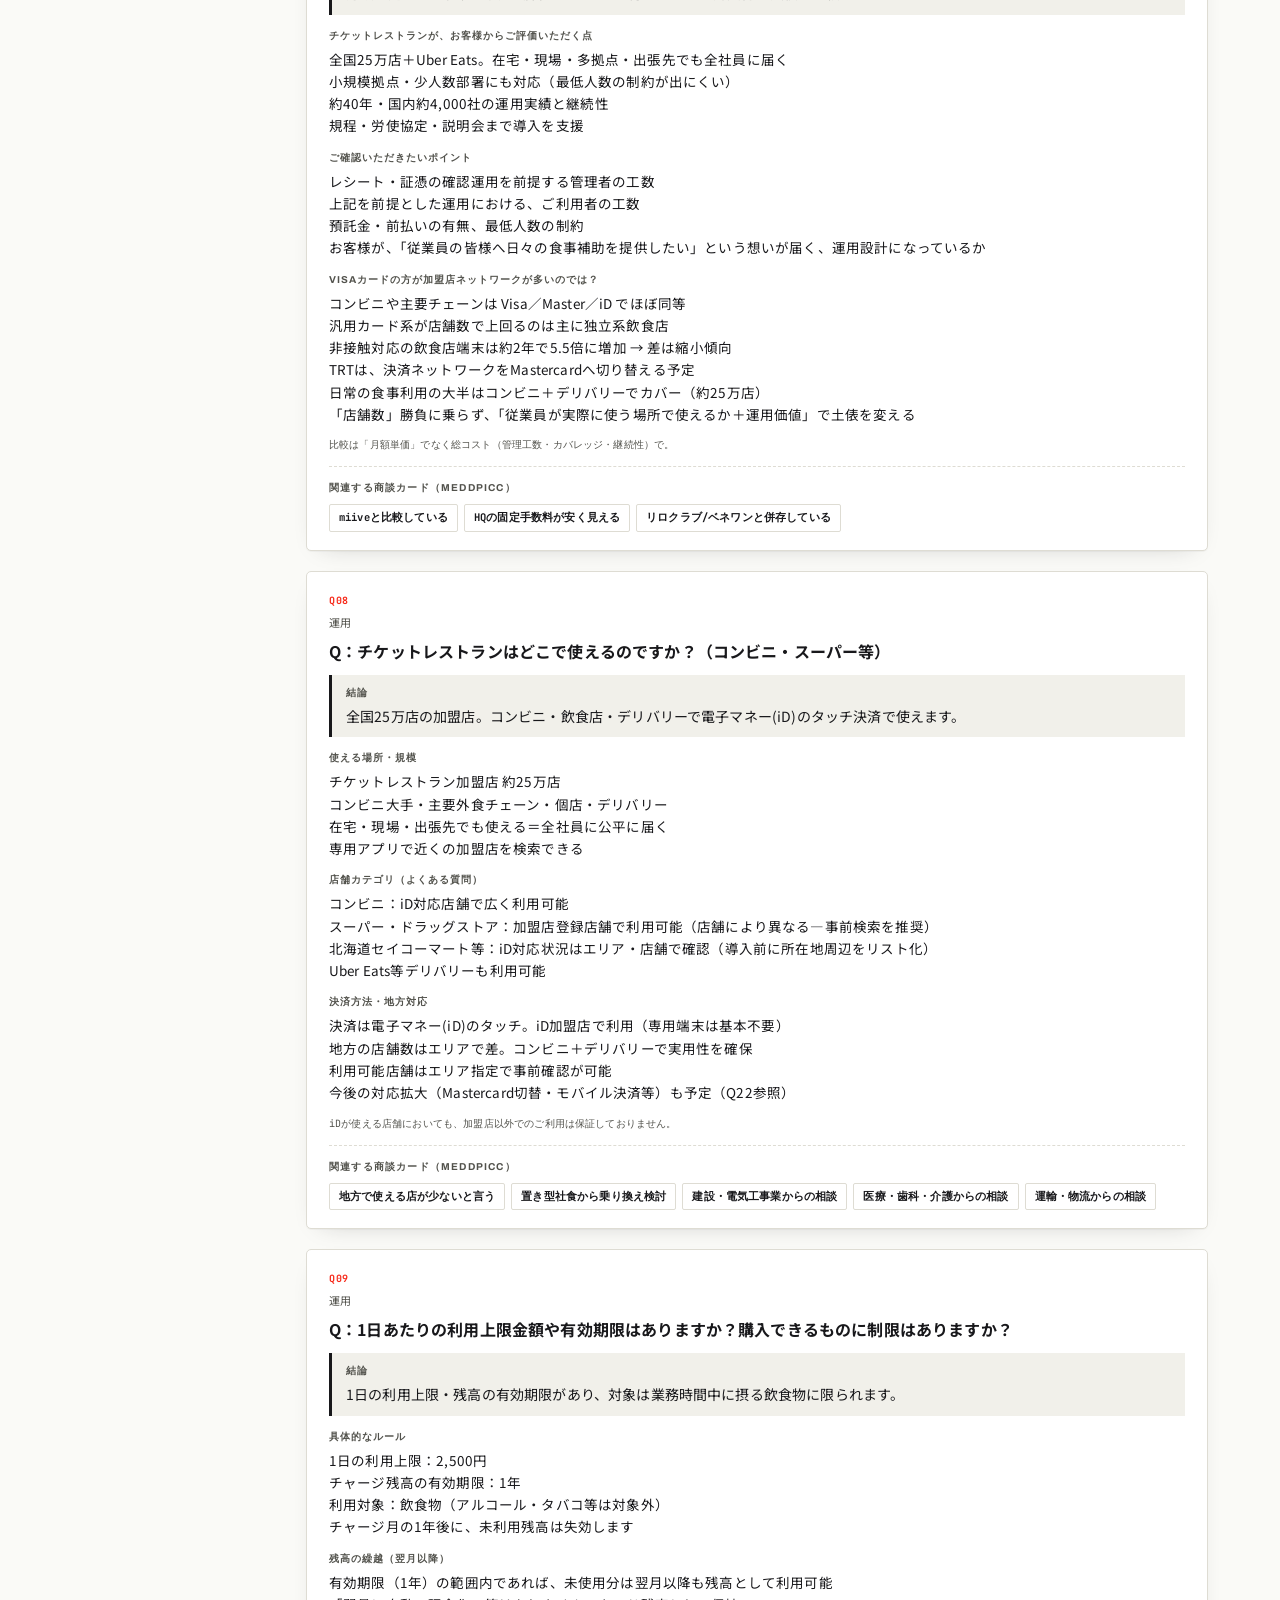
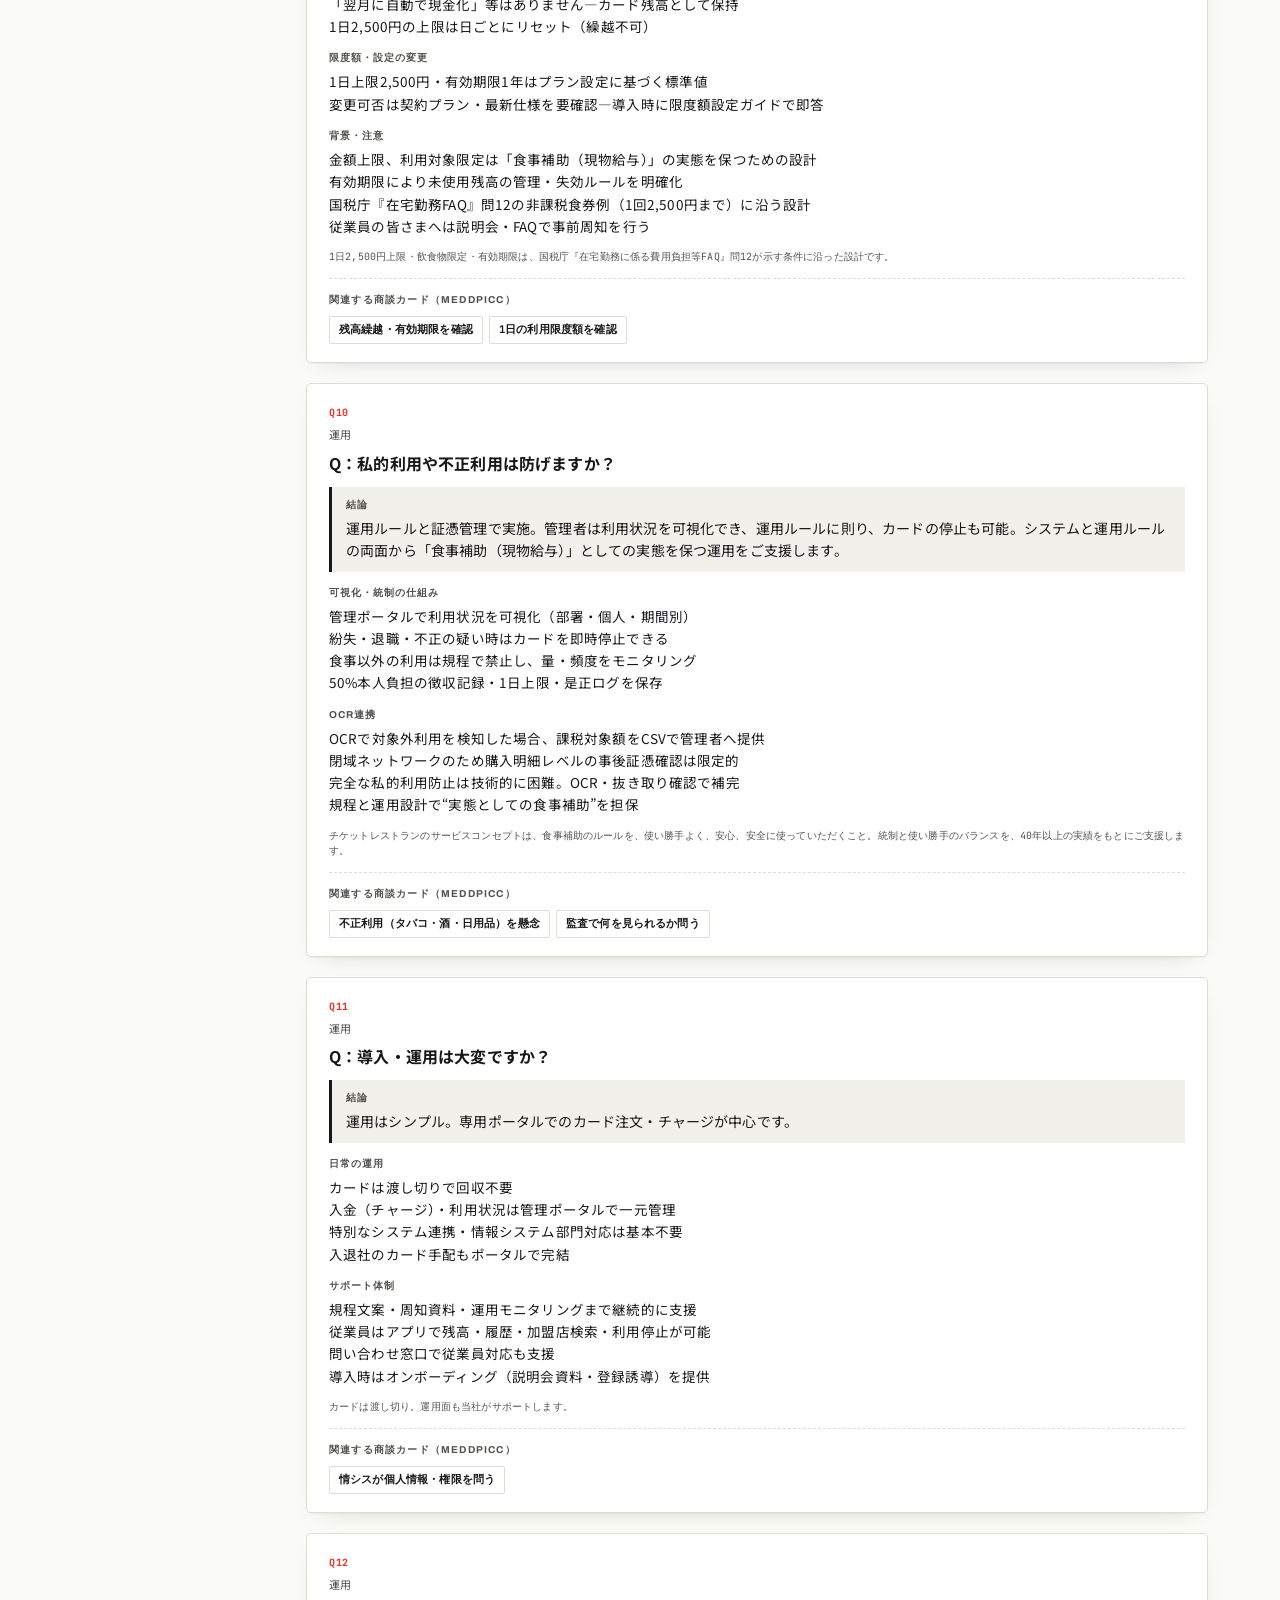
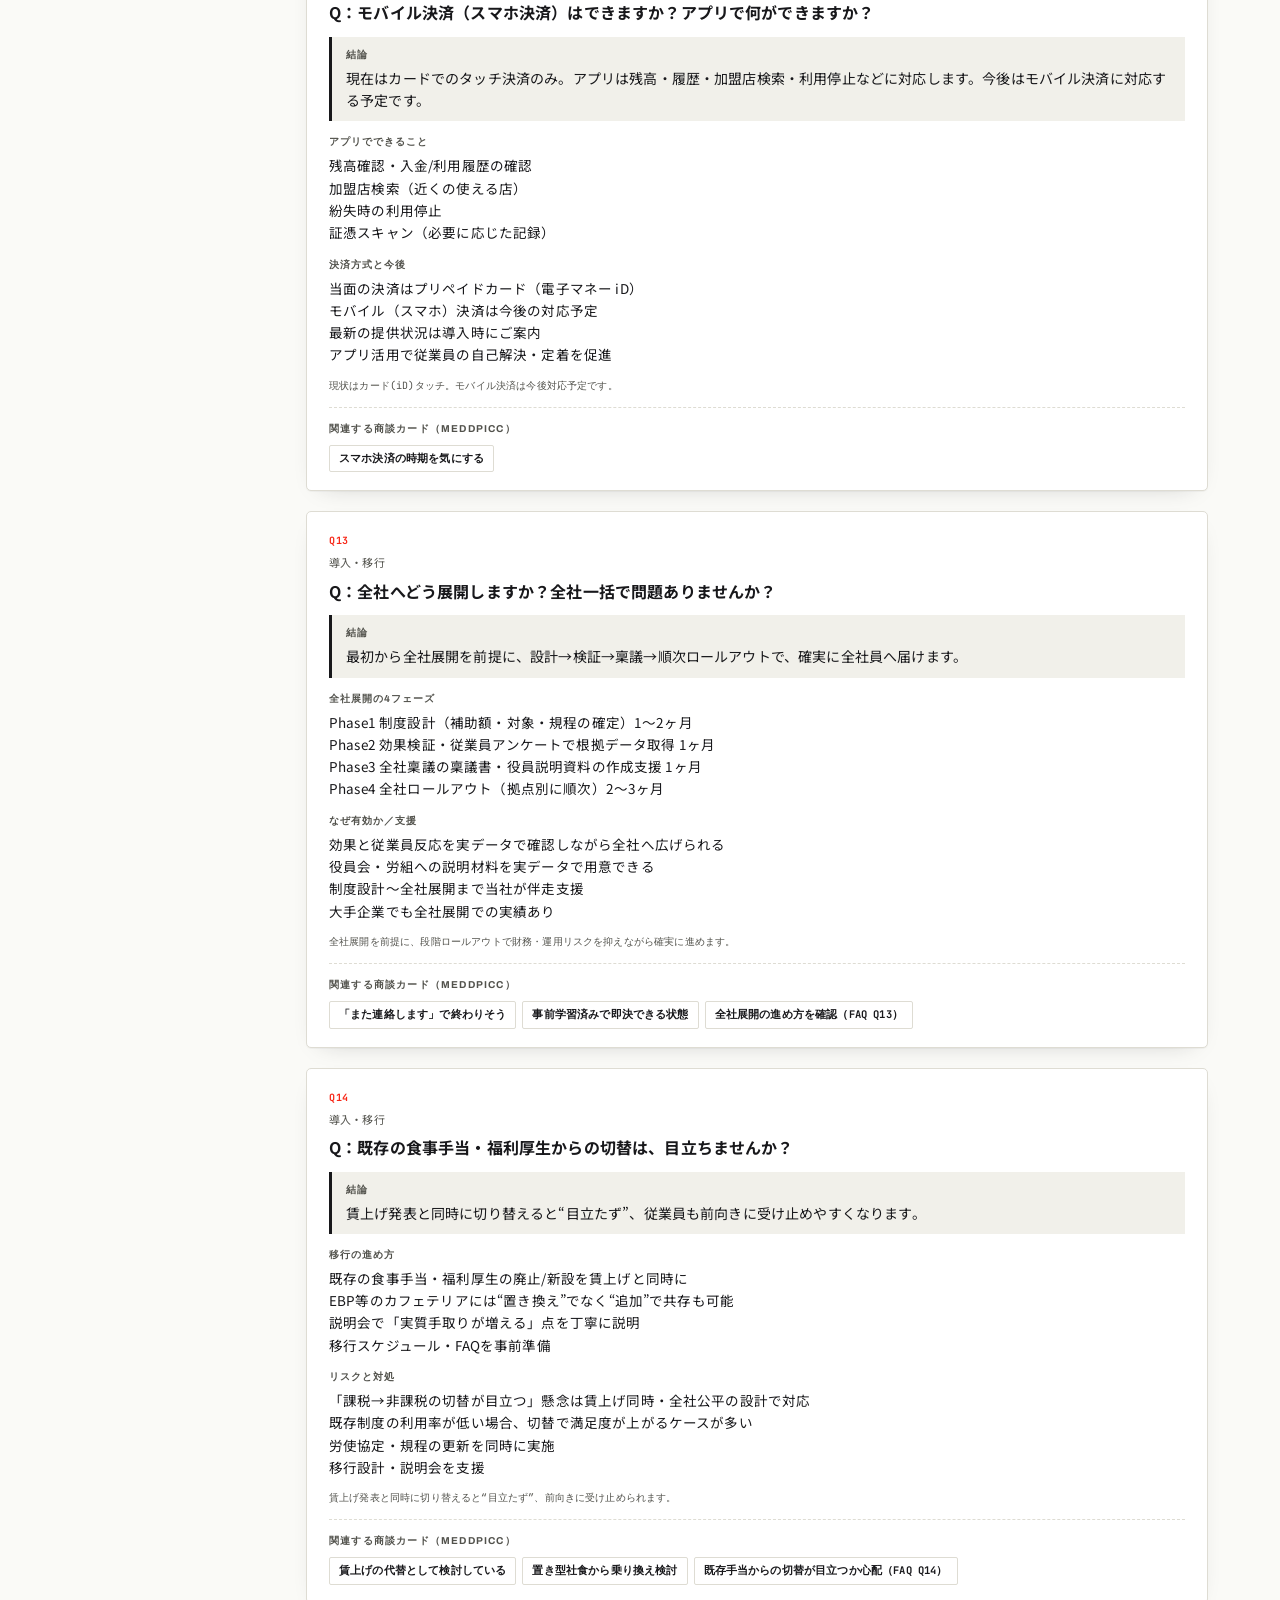
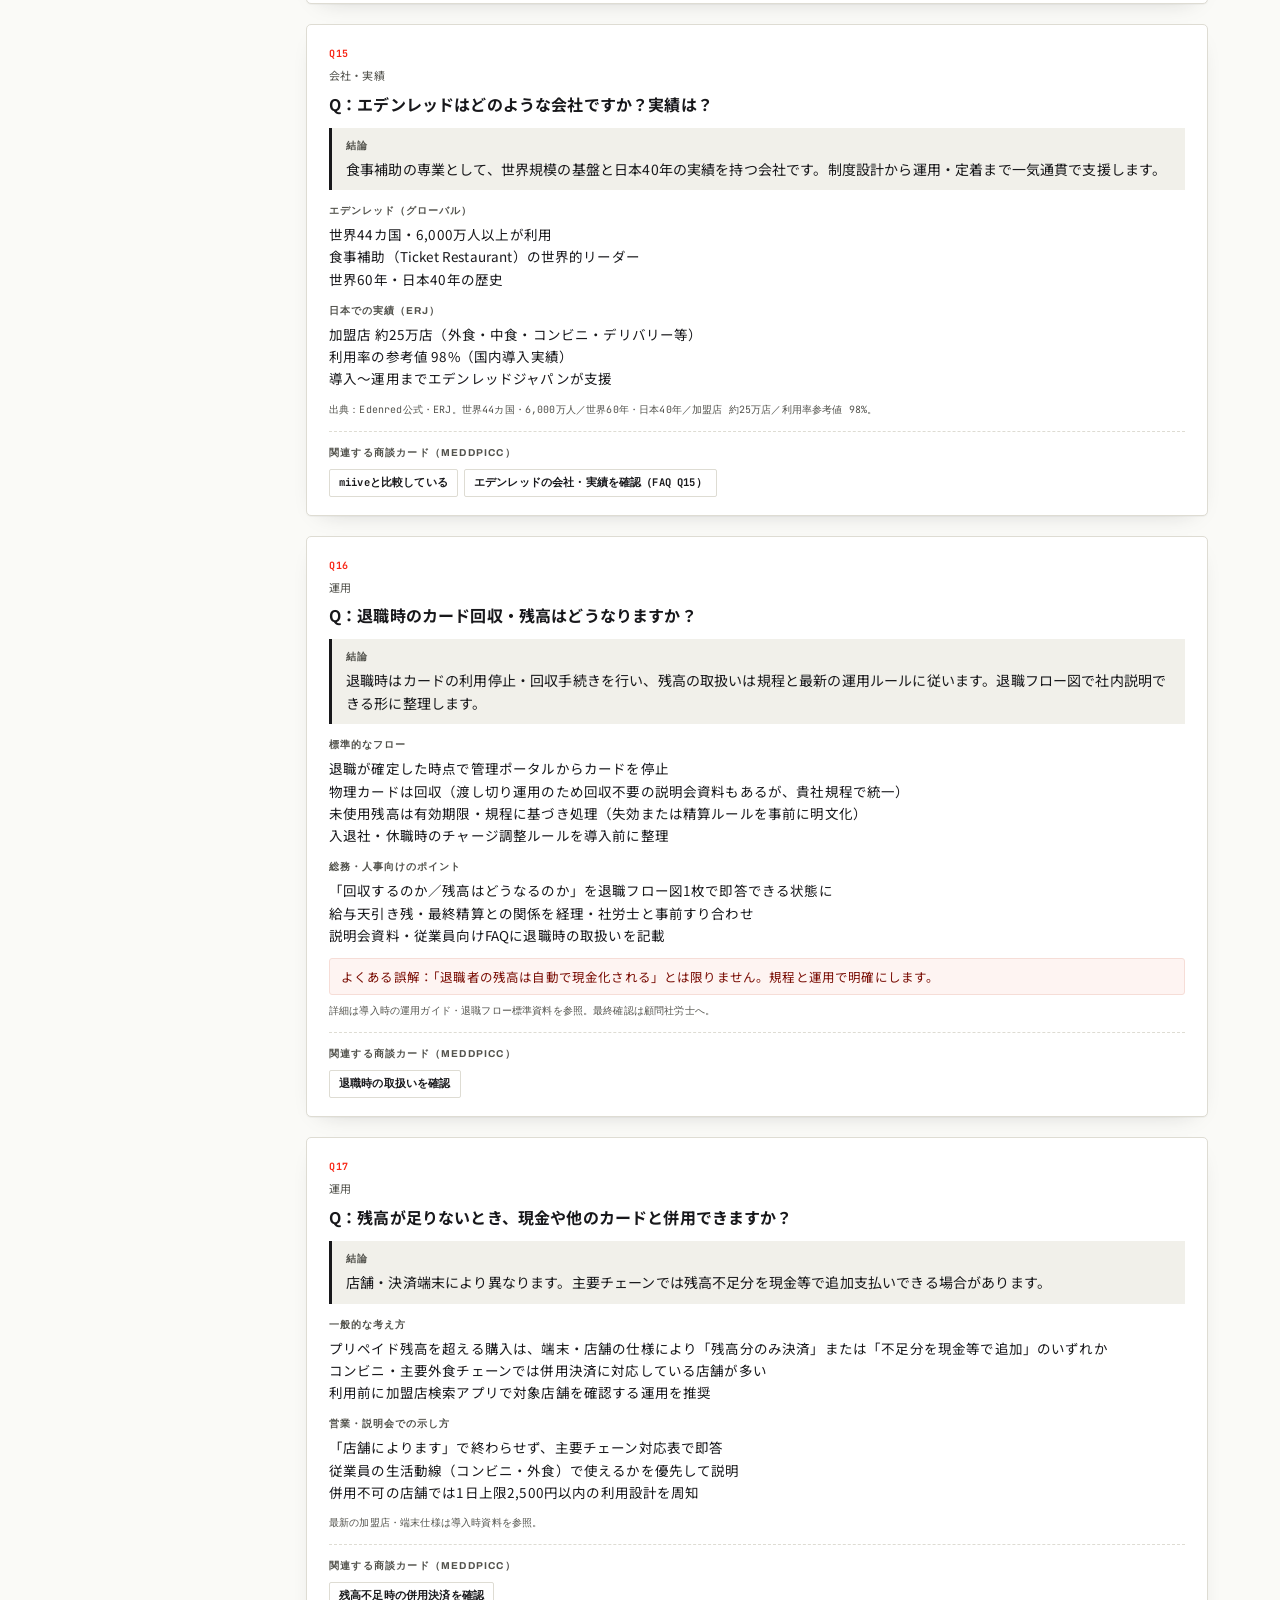
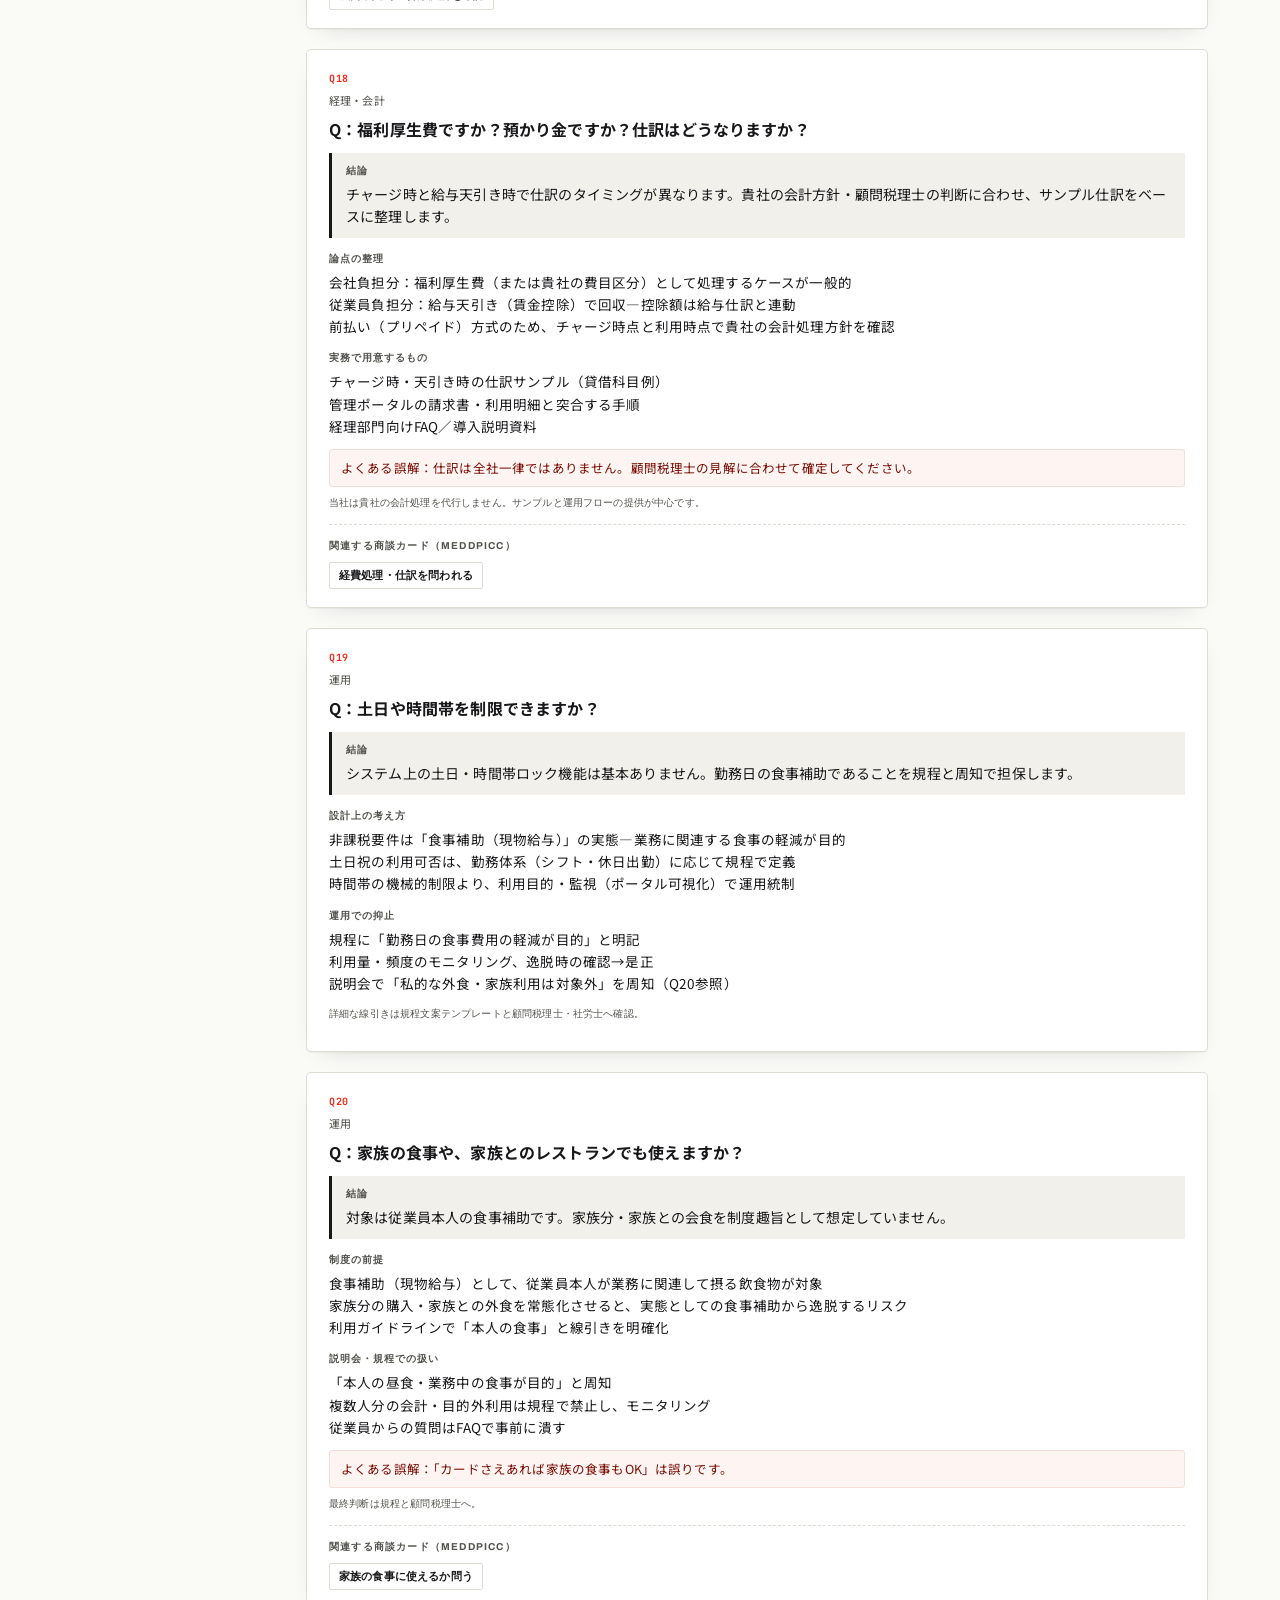
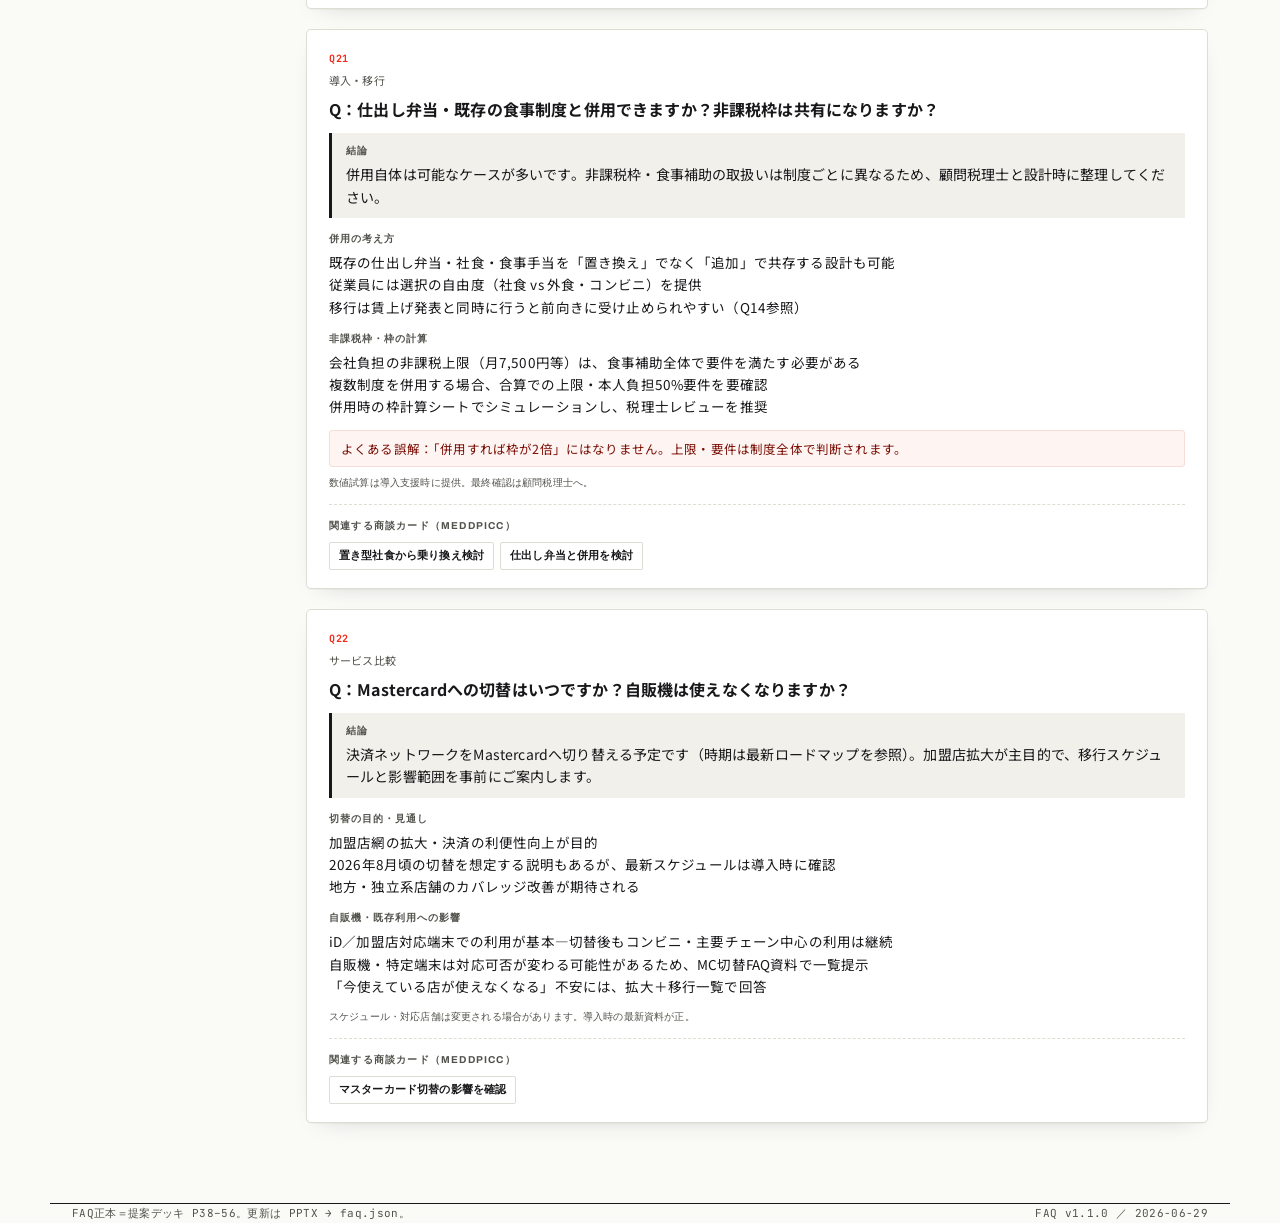
<file: public/faq.html>
<!DOCTYPE html>
<html lang="ja">
<head>
<meta charset="UTF-8">
<meta name="viewport" content="width=device-width, initial-scale=1.0">
<meta name="robots" content="noindex,nofollow">
<title>FAQ — TRT Sales Playbook</title>
<link rel="preconnect" href="https://fonts.googleapis.com">
<link rel="preconnect" href="https://fonts.gstatic.com" crossorigin>
<link href="https://fonts.googleapis.com/css2?family=Archivo:wght@600;700;800&family=JetBrains+Mono:wght@500;700&family=Noto+Sans+JP:wght@400;500;700&display=swap" rel="stylesheet">
<link rel="stylesheet" href="shared.css">
<style>
  .controls{display:flex;gap:12px;align-items:center;flex-wrap:wrap;
    padding:16px 0;border-bottom:1px solid var(--hair);position:sticky;top:0;z-index:20;
    background:var(--paper)}
  .search{flex:1 1 280px;display:flex;align-items:center;gap:9px;border:1.5px solid var(--ink);
    border-radius:3px;padding:9px 13px;background:#fff}
  .search svg{flex:none}
  .search input{border:0;outline:0;font-family:inherit;font-size:14.5px;width:100%;background:transparent;color:var(--ink)}
  .search input::placeholder{color:#9b9b93}

  .main{display:grid;grid-template-columns:200px 1fr;gap:34px;padding:28px 0 80px}
  .spine{position:sticky;top:74px;align-self:start;height:max-content}
  .spine h2{font-family:"Archivo",sans-serif;font-size:11px;font-weight:700;letter-spacing:.18em;
    text-transform:uppercase;color:var(--ink-2);margin:0 0 12px;padding-left:2px}
  .cat-btn{display:block;width:100%;border:0;background:transparent;text-align:left;cursor:pointer;
    padding:9px 10px;border-radius:4px;border-left:2px solid transparent;color:var(--ink);
    font-family:inherit;font-size:13px;font-weight:500;transition:background .14s}
  .cat-btn:hover{background:var(--paper-2)}
  .cat-btn[aria-pressed="true"]{background:var(--paper-2);border-left-color:var(--red);font-weight:700}
  .cat-btn .ct{font-family:"JetBrains Mono",monospace;font-size:10px;color:var(--ink-2);margin-left:6px}

  .count-line{font-family:"JetBrains Mono",monospace;font-size:11px;color:var(--ink-2);
    letter-spacing:.04em;margin:0 0 16px}
  .faq-list{display:grid;gap:20px}
  .faq-card{background:#fff;border:1px solid var(--hair);border-radius:5px;box-shadow:var(--shadow);
    padding:20px 22px 18px;scroll-margin-top:88px}
  .faq-id{font-family:"JetBrains Mono",monospace;font-size:10px;font-weight:700;color:var(--red);
    letter-spacing:.06em;margin-bottom:4px}
  .faq-cat{font-size:11px;color:var(--ink-2);margin-bottom:8px}
  .faq-q{font-size:16px;font-weight:700;margin:0 0 12px;line-height:1.45}
  .faq-conclusion{background:var(--paper-2);border-left:3px solid var(--ink);padding:10px 14px;margin:0 0 12px;
    font-size:14px;line-height:1.6}
  .faq-conclusion strong{font-family:"Archivo",sans-serif;font-size:10px;letter-spacing:.12em;
    text-transform:uppercase;display:block;margin-bottom:4px;color:var(--ink-2)}
  .faq-section{margin:0 0 12px}
  .faq-section h4{font-family:"Archivo",sans-serif;font-size:10px;font-weight:700;letter-spacing:.1em;
    text-transform:uppercase;color:var(--ink-2);margin:0 0 4px}
  .faq-section p{margin:0;font-size:13.5px;line-height:1.65;color:var(--ink);white-space:pre-line}
  .faq-misconception{font-size:12.5px;color:var(--maroon);background:#FEF4F2;border:1px solid #f6ddd7;
    padding:8px 11px;border-radius:3px;margin:0 0 8px;line-height:1.55}
  .faq-footnote{font-family:"JetBrains Mono",monospace;font-size:10px;color:var(--ink-2);
    line-height:1.5;margin:0 0 12px}
  .xref{margin-top:14px;padding-top:12px;border-top:1px dashed var(--hair)}
  .xref-label{font-family:"Archivo",sans-serif;font-size:10px;font-weight:700;letter-spacing:.12em;
    text-transform:uppercase;color:var(--ink-2);margin-bottom:8px}
  .xref-links{display:flex;flex-wrap:wrap;gap:6px}
  .xref-links a{font-family:"JetBrains Mono",monospace;font-size:10.5px;font-weight:700;
    padding:4px 9px;border-radius:2px;border:1px solid var(--hair);color:var(--ink);
    text-decoration:none;background:#fff}
  .xref-links a:hover{border-color:var(--ink);background:var(--paper-2)}
  .empty-note{border:1.5px dashed var(--hair);border-radius:5px;padding:26px 22px;text-align:center;
    color:var(--ink-2);font-size:13.5px}

  @media (max-width:820px){
    .main{grid-template-columns:1fr;gap:18px}
    .spine{position:static;display:flex;gap:6px;overflow-x:auto;padding-bottom:6px}
    .spine h2{display:none}
    .cat-btn{min-width:max-content;white-space:nowrap}
  }
</style>
</head>
<body>

<header>
  <div class="wrap">
    <div class="head-grid">
      <div>
        <span class="eyebrow">Edenred Ticket Restaurant ／ Sales Playbook</span>
        <h1>FAQ</h1>
        <p class="thesis">提案デッキ準拠の Q&amp;A。数値・根拠・手続きの正本。商談カード（MEDDPICC）とは別管理。</p>
      </div>
    </div>
    <nav class="site-nav" aria-label="サイト内">
      <a href="./">MEDDPICC</a>
      <a href="./faq.html" aria-current="page">FAQ</a>
    </nav>
  </div>
</header>

<div class="wrap">
  <div class="controls">
    <label class="search">
      <svg width="16" height="16" viewBox="0 0 16 16" fill="none"><circle cx="7" cy="7" r="5" stroke="#18181B" stroke-width="1.6"/><path d="M11 11l3.5 3.5" stroke="#18181B" stroke-width="1.6" stroke-linecap="round"/></svg>
      <input id="q" type="search" placeholder="キーワードで引く（例：非課税、天引き、手数料）" autocomplete="off">
    </label>
  </div>

  <div class="main">
    <nav class="spine" aria-label="カテゴリ">
      <h2>Category</h2>
      <div id="spine"></div>
    </nav>
    <section>
      <p class="count-line" id="countline"></p>
      <div class="faq-list" id="faqs"></div>
    </section>
  </div>
</div>

<footer class="wrap">
  <span>FAQ正本＝提案デッキ P38–56。更新は PPTX → faq.json。</span>
  <span id="meta-ver">—</span>
</footer>

<script>
let FAQ_ITEMS = [];
let CARDS = [];
let activeCat = 'ALL';
let query = '';

const $ = s => document.querySelector(s);
const spineEl = $('#spine');
const faqsEl = $('#faqs');
const countEl = $('#countline');

function esc(s){ return String(s??'').replace(/&/g,'&amp;').replace(/</g,'&lt;').replace(/>/g,'&gt;'); }

function categories(){
  const m = new Map();
  for (const f of FAQ_ITEMS) m.set(f.category, (m.get(f.category)||0)+1);
  return [...m.entries()].sort((a,b)=>a[0].localeCompare(b[0],'ja'));
}

function cardsForFaq(id){
  return CARDS.filter(c => (c.faqIds||[]).includes(id));
}

function faqHTML(f){
  const xrefs = cardsForFaq(f.id);
  const sections = (f.sections||[]).map(s=>`
    <div class="faq-section">
      <h4>${esc(s.title)}</h4>
      <p>${esc(s.body)}</p>
    </div>`).join('');
  const xref = xrefs.length ? `<div class="xref">
    <div class="xref-label">関連する商談カード（MEDDPICC）</div>
    <div class="xref-links">${xrefs.map(c=>
      `<a href="./#${encodeURIComponent(c.scene)}" title="${esc(c.scene)}">${esc(c.scene.slice(0,28))}${c.scene.length>28?'…':''}</a>`
    ).join('')}</div>
  </div>` : '';
  return `<article class="faq-card" id="${esc(f.id)}">
    <div class="faq-id">${esc(f.id)}</div>
    <div class="faq-cat">${esc(f.category)}</div>
    <p class="faq-q">Q：${esc(f.question)}</p>
    <div class="faq-conclusion"><strong>結論</strong>${esc(f.conclusion)}</div>
    ${sections}
    ${f.misconception?`<p class="faq-misconception">よくある誤解：${esc(f.misconception)}</p>`:''}
    ${f.footnote?`<p class="faq-footnote">${esc(f.footnote)}</p>`:''}
    ${xref}
  </article>`;
}

function renderSpine(){
  const cats = categories();
  spineEl.innerHTML = '';
  const allBtn = document.createElement('button');
  allBtn.className = 'cat-btn';
  allBtn.setAttribute('aria-pressed', activeCat === 'ALL');
  allBtn.textContent = 'すべて';
  allBtn.innerHTML = `すべて<span class="ct">${FAQ_ITEMS.length}</span>`;
  allBtn.onclick = ()=>{ activeCat = 'ALL'; render(); };
  spineEl.appendChild(allBtn);
  for (const [cat, n] of cats){
    const b = document.createElement('button');
    b.className = 'cat-btn';
    b.setAttribute('aria-pressed', activeCat === cat);
    b.innerHTML = `${esc(cat)}<span class="ct">${n}</span>`;
    b.onclick = ()=>{ activeCat = activeCat === cat ? 'ALL' : cat; render(); };
    spineEl.appendChild(b);
  }
}

function render(){
  renderSpine();
  let list = FAQ_ITEMS.filter(f=>{
    if (activeCat !== 'ALL' && f.category !== activeCat) return false;
    if (query){
      const hay = [f.id,f.category,f.question,f.conclusion,f.misconception,f.footnote,
        ...(f.sections||[]).flatMap(s=>[s.title,s.body])].join(' ').toLowerCase();
      if (!hay.includes(query)) return false;
    }
    return true;
  });
  const catNm = activeCat === 'ALL' ? '全カテゴリ' : activeCat;
  countEl.textContent = `${catNm} — ${list.length} 件` + (query ? ` · 「${query}」` : '');
  if (!list.length){
    faqsEl.innerHTML = '<div class="empty-note">該当なし。検索語やカテゴリを変えてください。</div>';
    return;
  }
  faqsEl.innerHTML = list.map(faqHTML).join('');
}

$('#q').addEventListener('input', e=>{
  query = e.target.value.trim().toLowerCase();
  render();
});

async function init(){
  try {
    const [faqRes, cardsRes] = await Promise.all([
      fetch('./faq.json', { cache: 'no-cache' }),
      fetch('./cards.json', { cache: 'no-cache' }),
    ]);
    if (!faqRes.ok) throw new Error('faq.json HTTP ' + faqRes.status);
    const faqData = await faqRes.json();
    FAQ_ITEMS = faqData.items ?? faqData;
    if (cardsRes.ok){
      const cardData = await cardsRes.json();
      CARDS = cardData.cards ?? cardData;
    }
    const m = faqData.meta;
    if (m) $('#meta-ver').textContent = `FAQ v${m.version} ／ ${m.updated}`;
    render();
    const hash = decodeURIComponent(location.hash.slice(1));
    if (hash){
      requestAnimationFrame(()=>{
        document.getElementById(hash)?.scrollIntoView({ behavior: 'smooth', block: 'start' });
      });
    }
  } catch (err) {
    faqsEl.innerHTML = '<div class="empty-note"><b>faq.json の読み込みに失敗しました</b><br>' + esc(err.message) + '</div>';
  }
}

init();
</script>
</body>
</html>
</file>
<file: public/shared.css>
:root{
  --paper:#FAFAF7;
  --paper-2:#F1F0EA;
  --ink:#18181B;
  --ink-2:#52524C;
  --hair:#DEDCD3;
  --red:#F72717;
  --maroon:#7A0E05;
  --proven:#1E5C3A;
  --hyp:#9A6B12;
  --shadow:0 1px 0 rgba(0,0,0,.03), 0 8px 24px -16px rgba(24,24,27,.28);
}
*{box-sizing:border-box}
html{-webkit-text-size-adjust:100%}
body{
  margin:0;background:var(--paper);color:var(--ink);
  font-family:"Noto Sans JP",system-ui,sans-serif;
  font-weight:400;line-height:1.7;letter-spacing:.01em;
  -webkit-font-smoothing:antialiased;
}
.wrap{max-width:1180px;margin:0 auto;padding:0 22px}

header{border-bottom:1.5px solid var(--ink);background:var(--paper)}
.eyebrow{font-family:"Archivo",sans-serif;font-weight:700;font-size:11px;letter-spacing:.22em;
  text-transform:uppercase;color:var(--red)}
.head-grid{display:flex;justify-content:space-between;align-items:flex-end;gap:24px;
  padding:26px 0 18px;flex-wrap:wrap}
h1{font-family:"Noto Sans JP",sans-serif;font-weight:700;font-size:clamp(22px,3.4vw,32px);
  margin:.35em 0 .15em;line-height:1.25;letter-spacing:0}
.thesis{color:var(--ink-2);font-size:14.5px;max-width:46ch}

.site-nav{display:flex;gap:8px;padding:0 0 16px;border-bottom:1px solid var(--hair)}
.site-nav a{
  font-family:"Archivo",sans-serif;font-size:12px;font-weight:700;letter-spacing:.08em;
  text-transform:uppercase;text-decoration:none;color:var(--ink-2);
  padding:8px 14px;border:1.5px solid var(--hair);border-radius:3px;background:#fff;
  transition:background .15s,color .15s,border-color .15s;
}
.site-nav a:hover{border-color:var(--ink);color:var(--ink)}
.site-nav a[aria-current="page"]{background:var(--ink);color:var(--paper);border-color:var(--ink)}
.site-nav a:focus-visible{outline:2px solid var(--red);outline-offset:2px}

footer{border-top:1.5px solid var(--ink);padding:22px 0;font-family:"JetBrains Mono",monospace;
  font-size:11px;color:var(--ink-2);letter-spacing:.03em;display:flex;justify-content:space-between;gap:16px;flex-wrap:wrap}

@media (prefers-reduced-motion:reduce){*{transition:none!important}}
</file>
